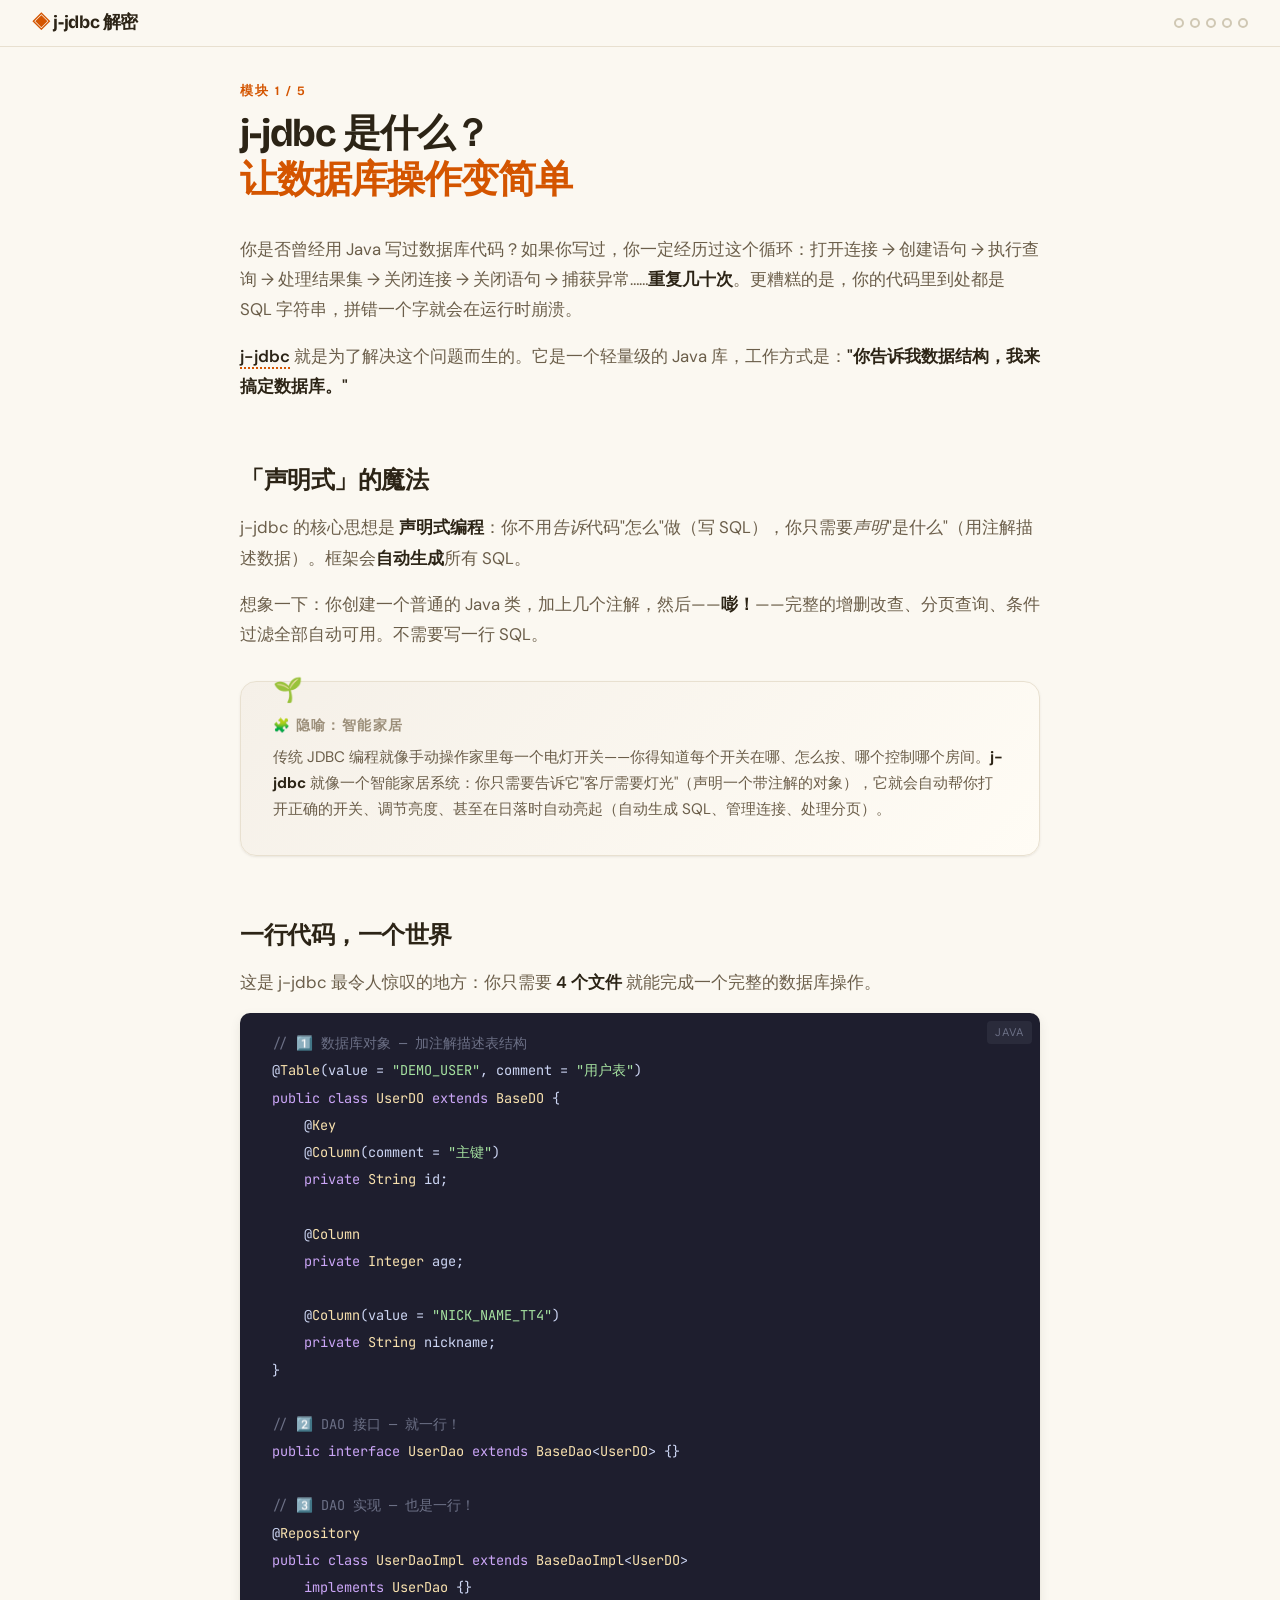
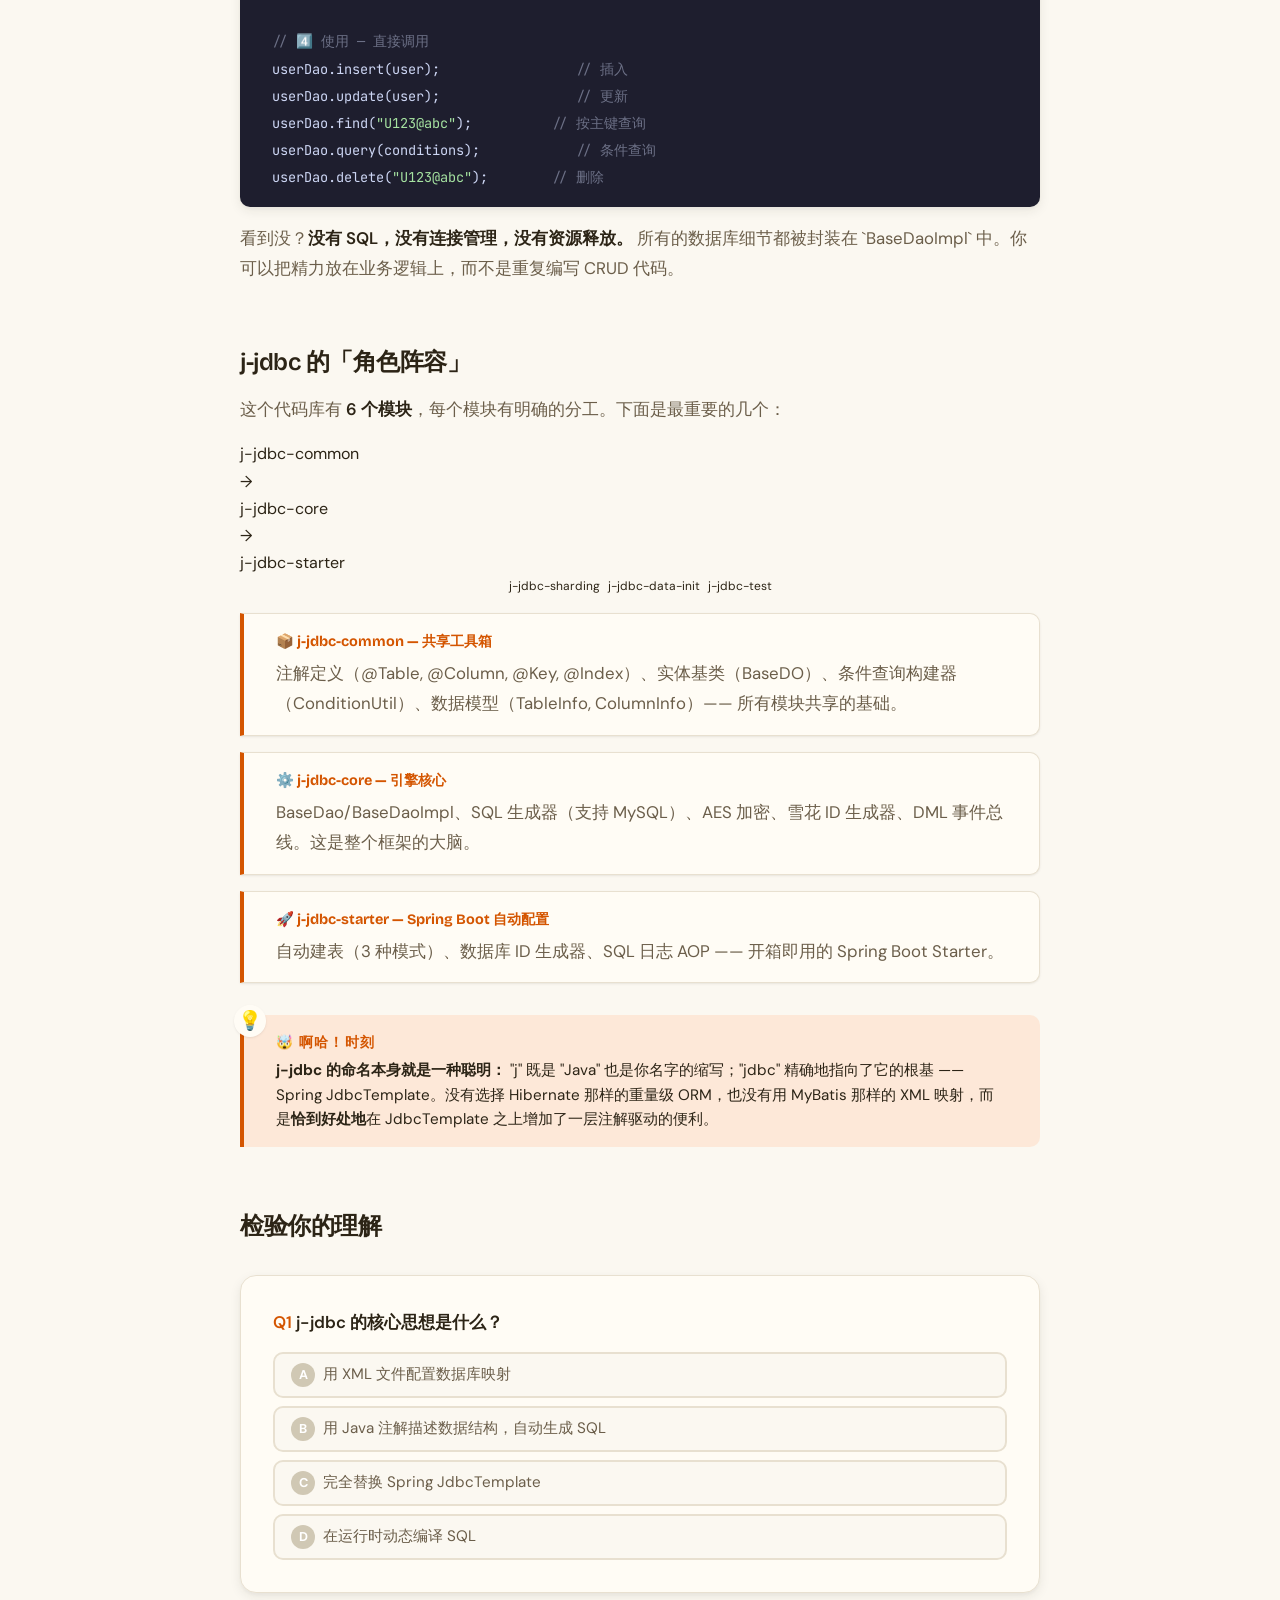
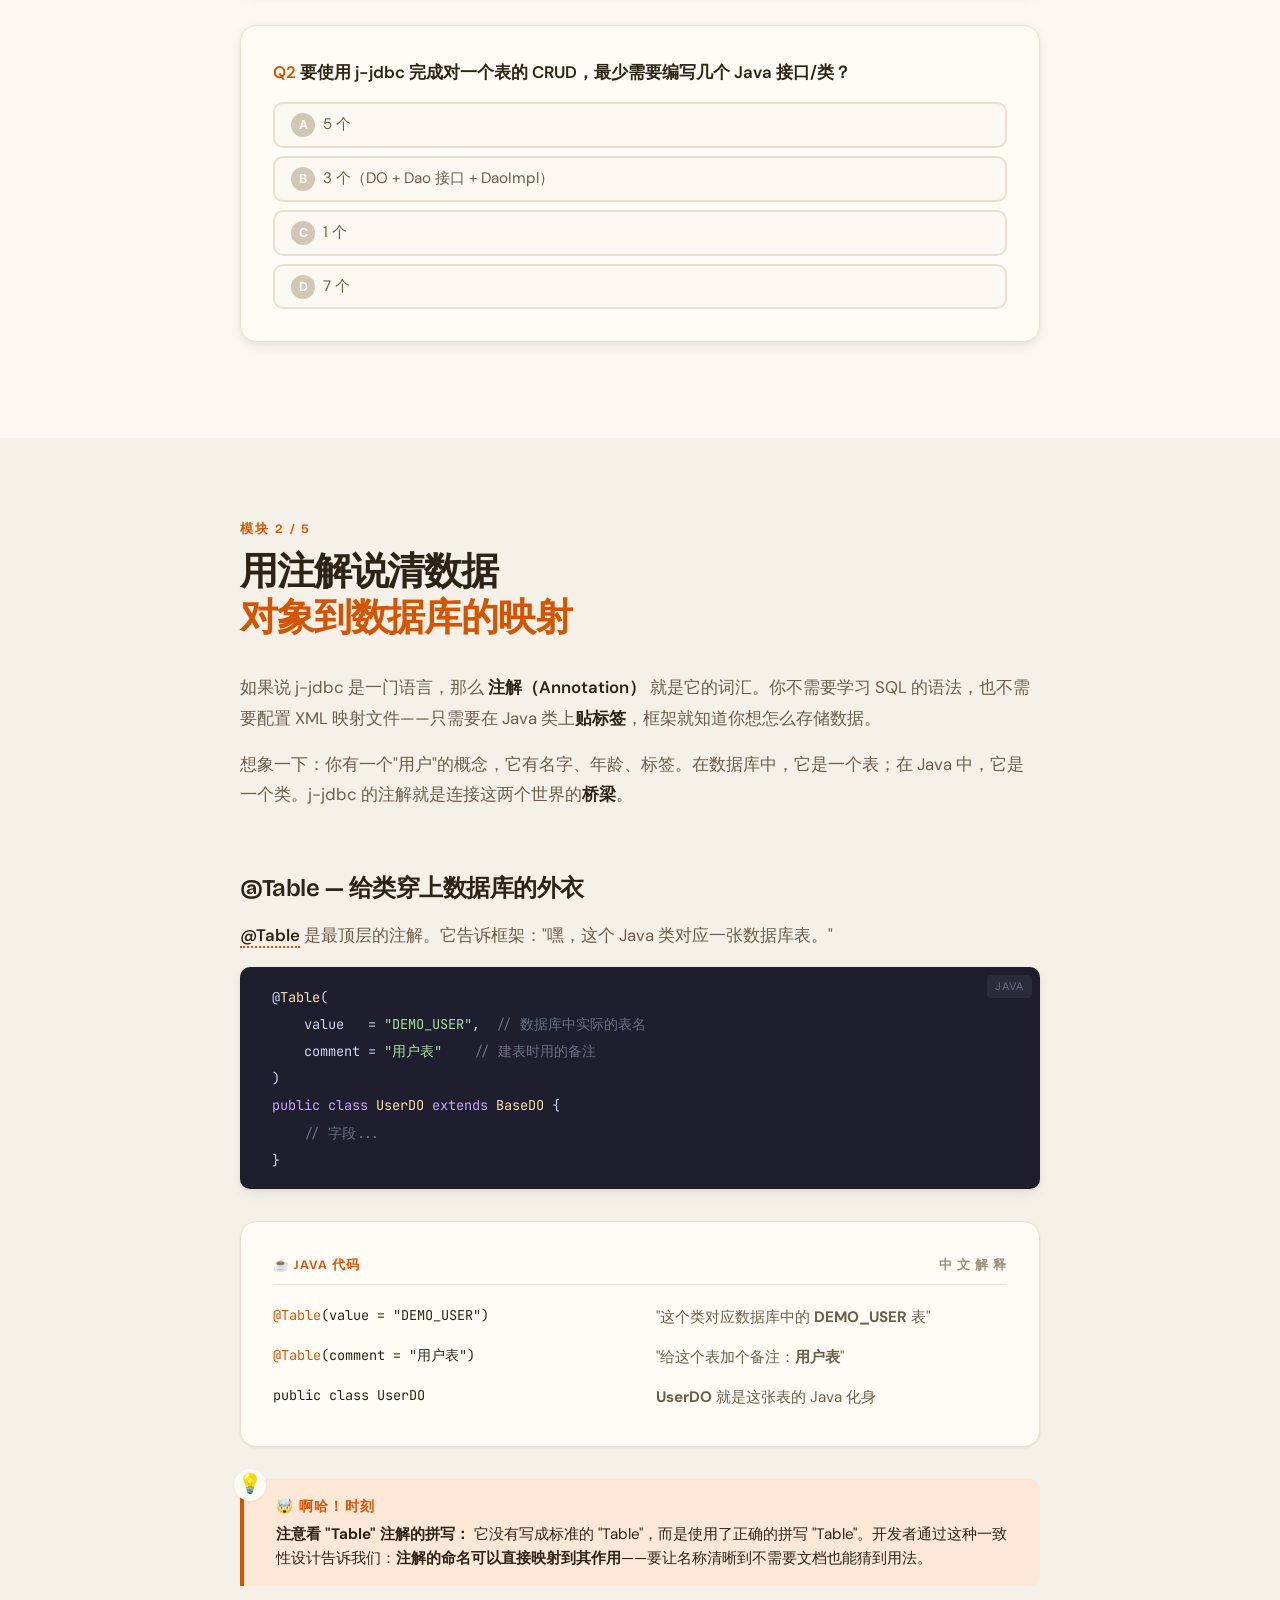
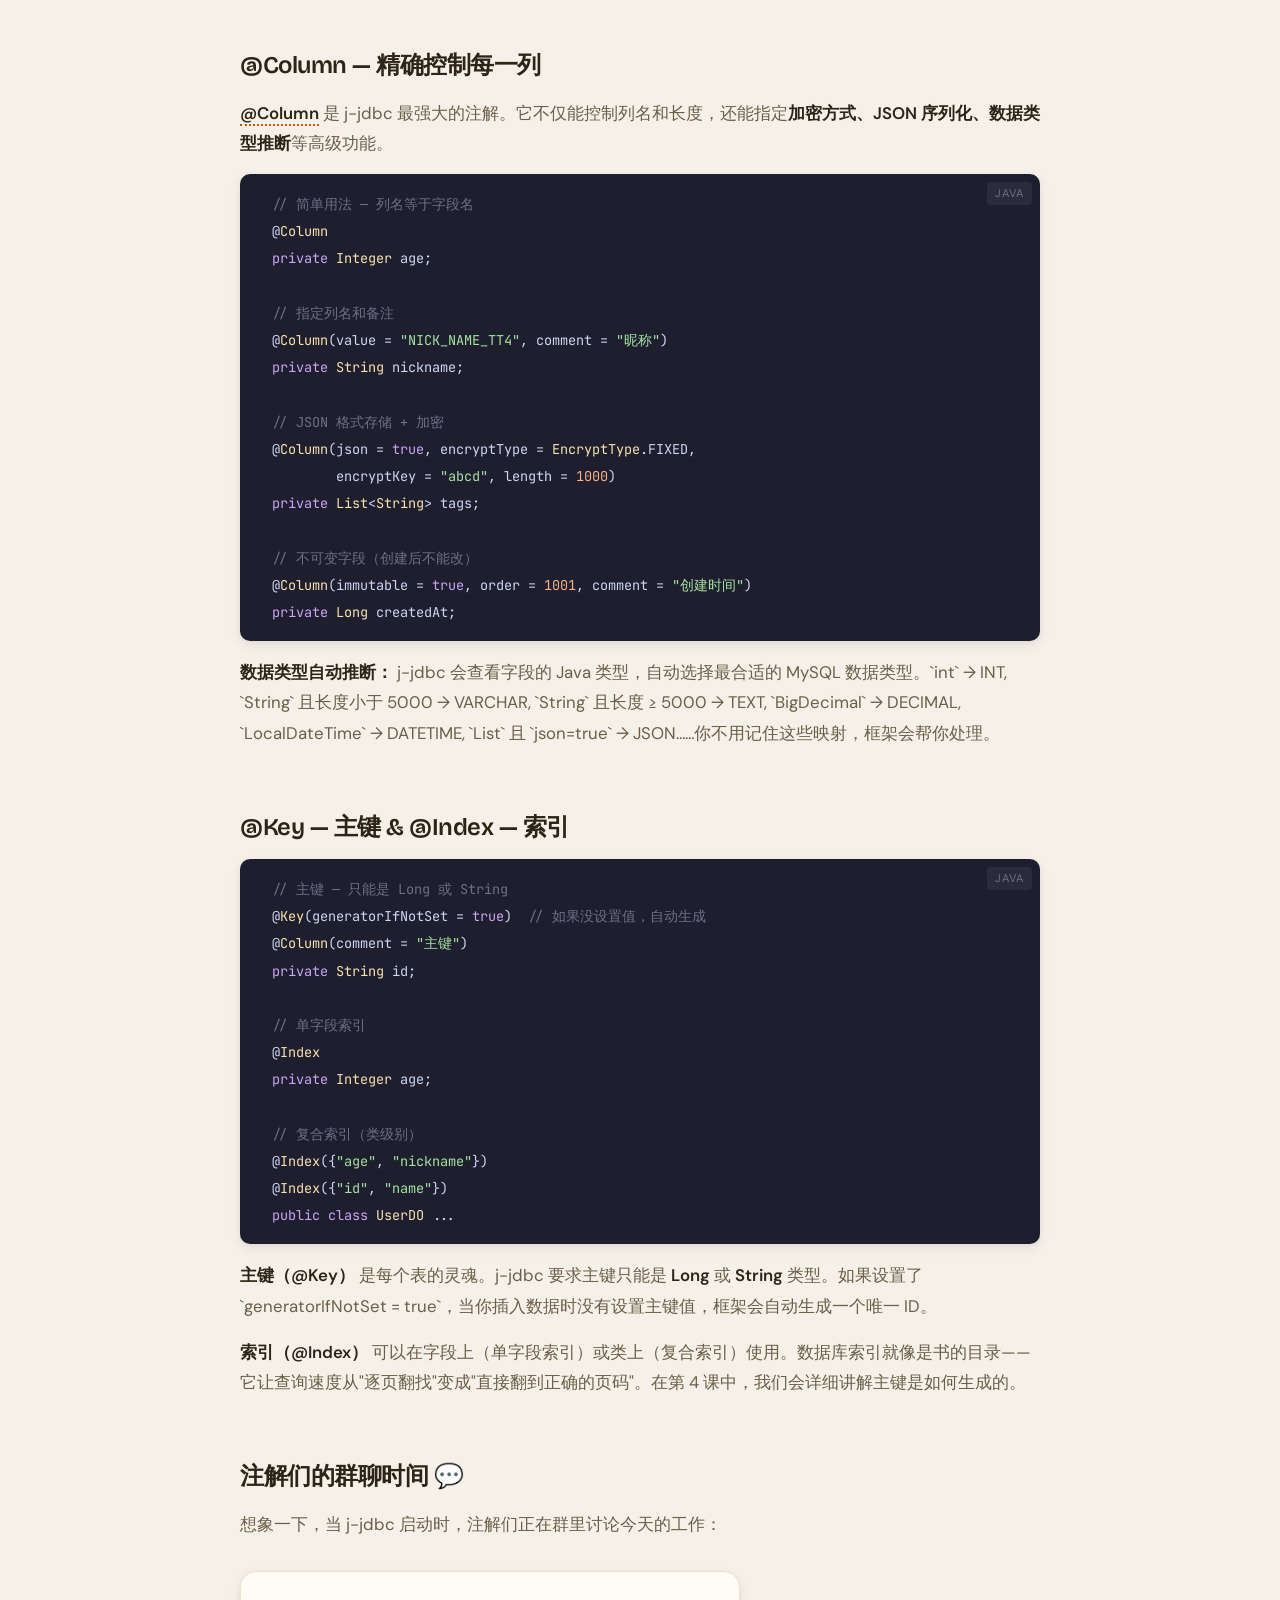
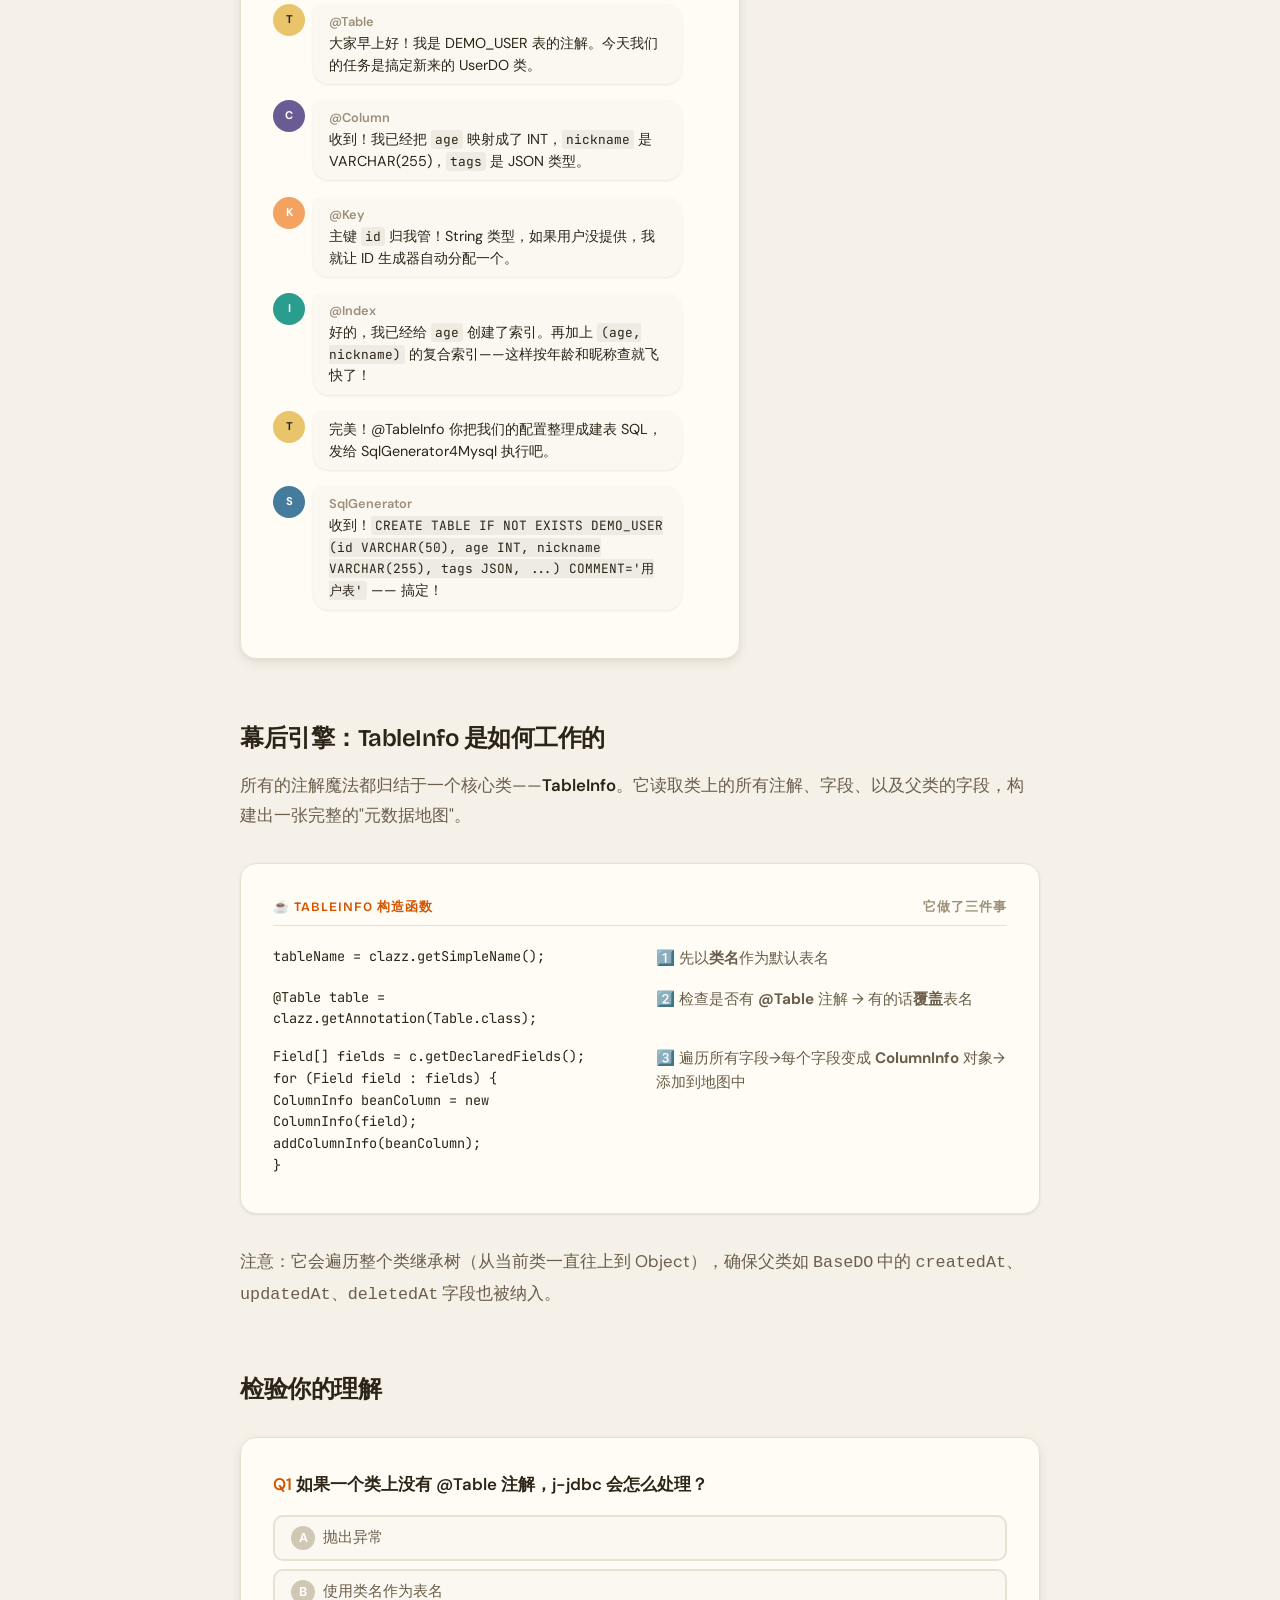
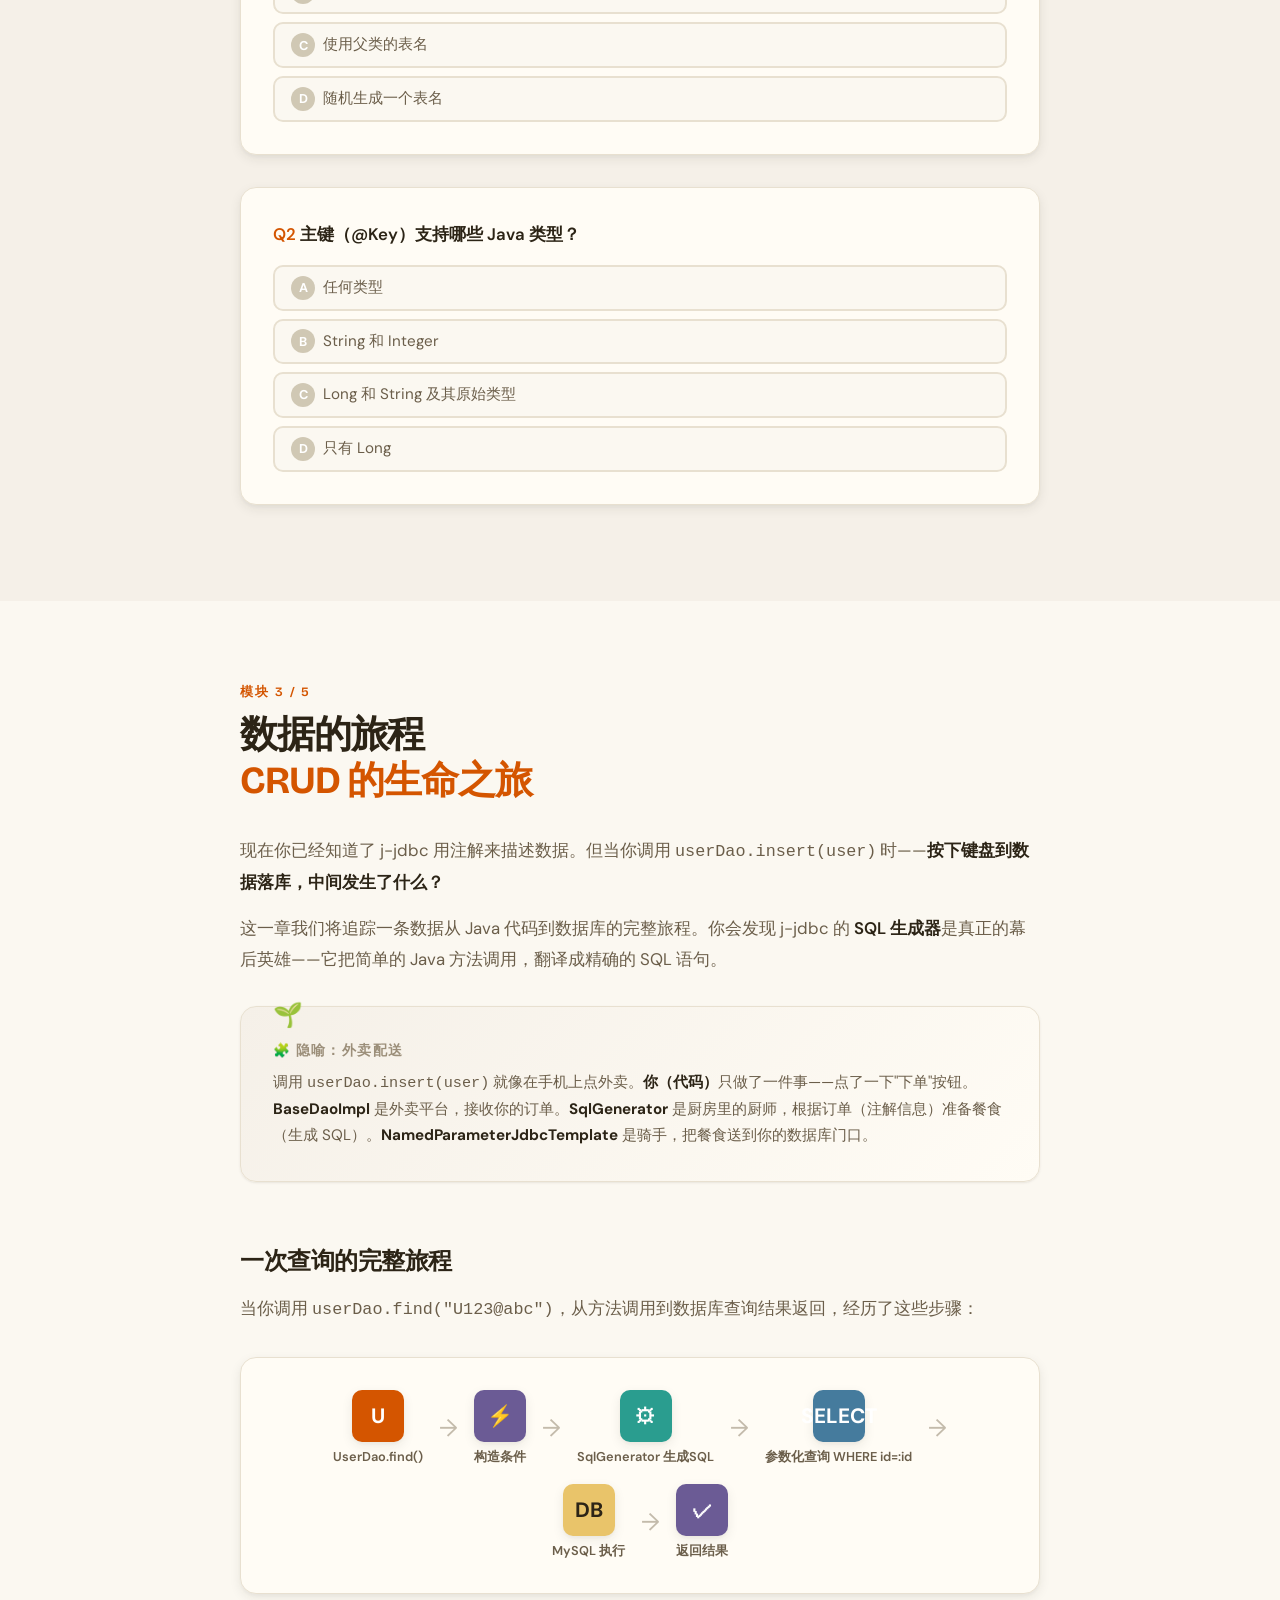
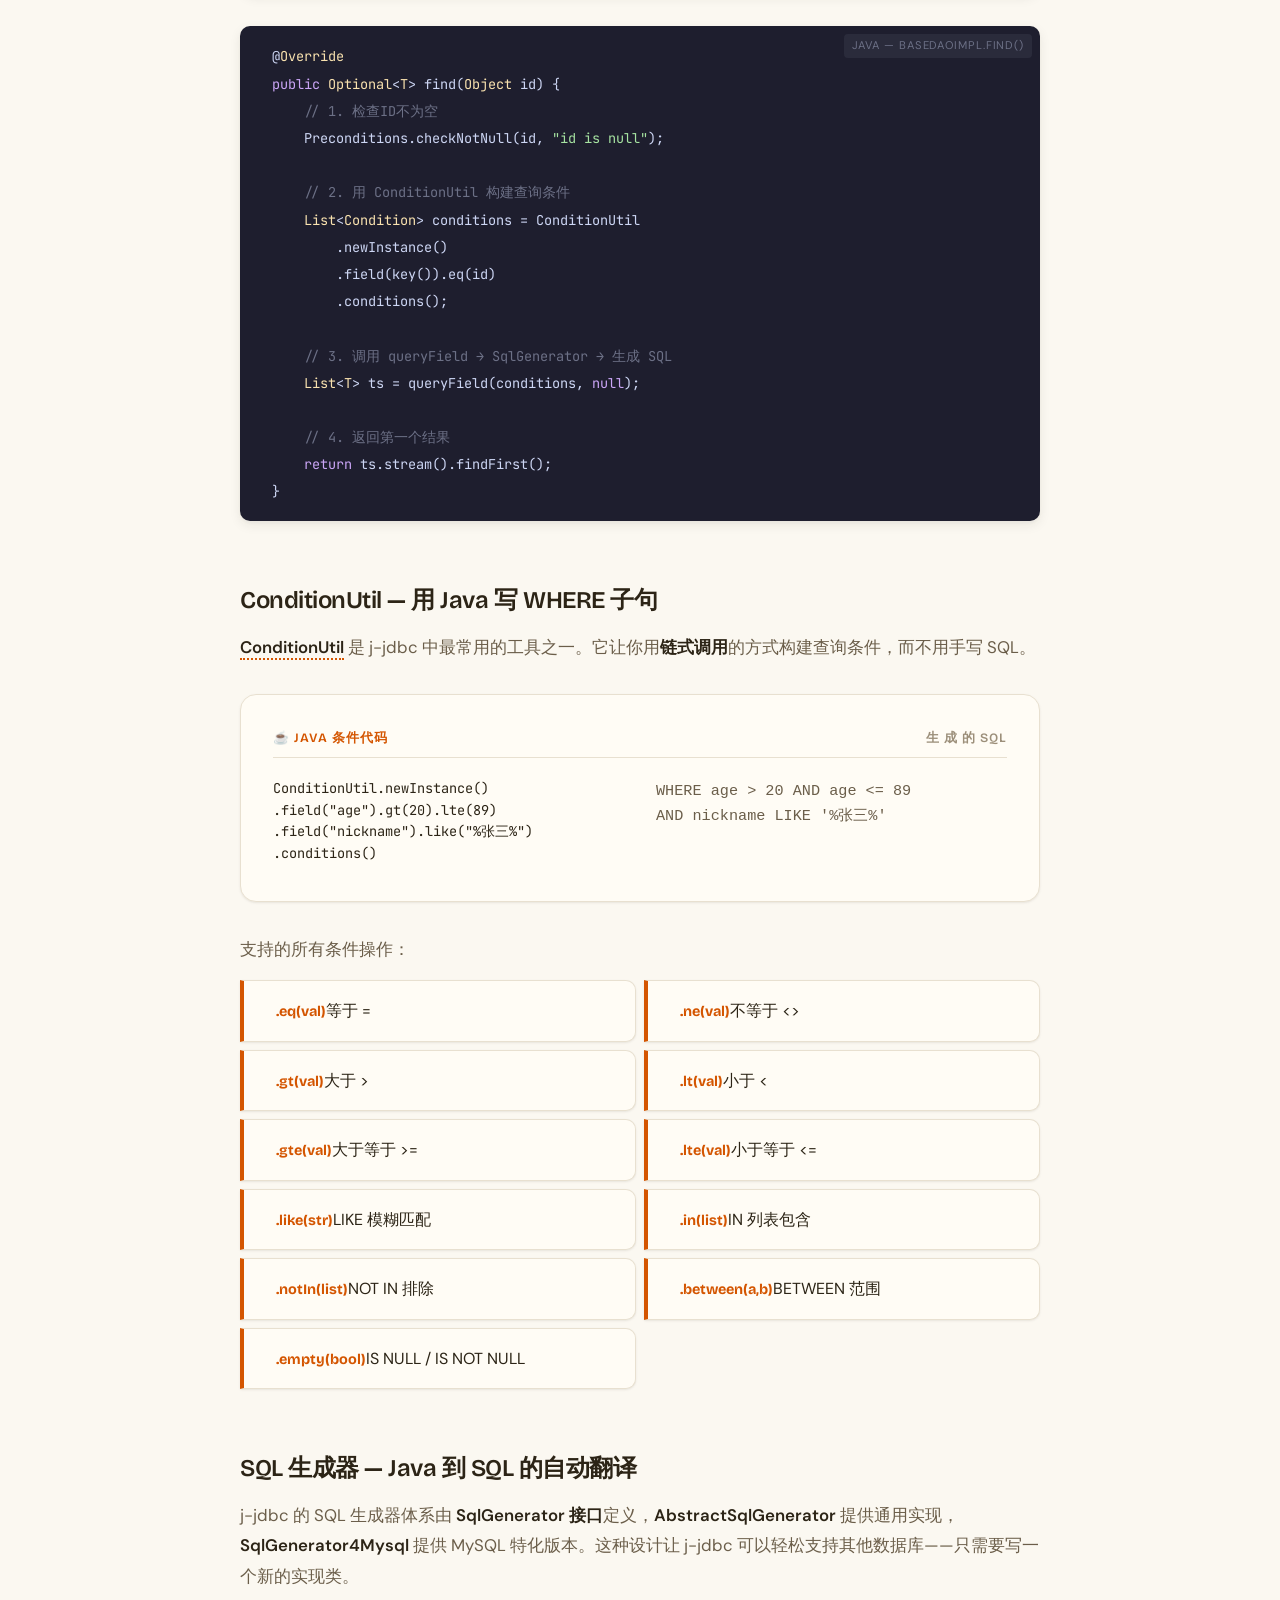
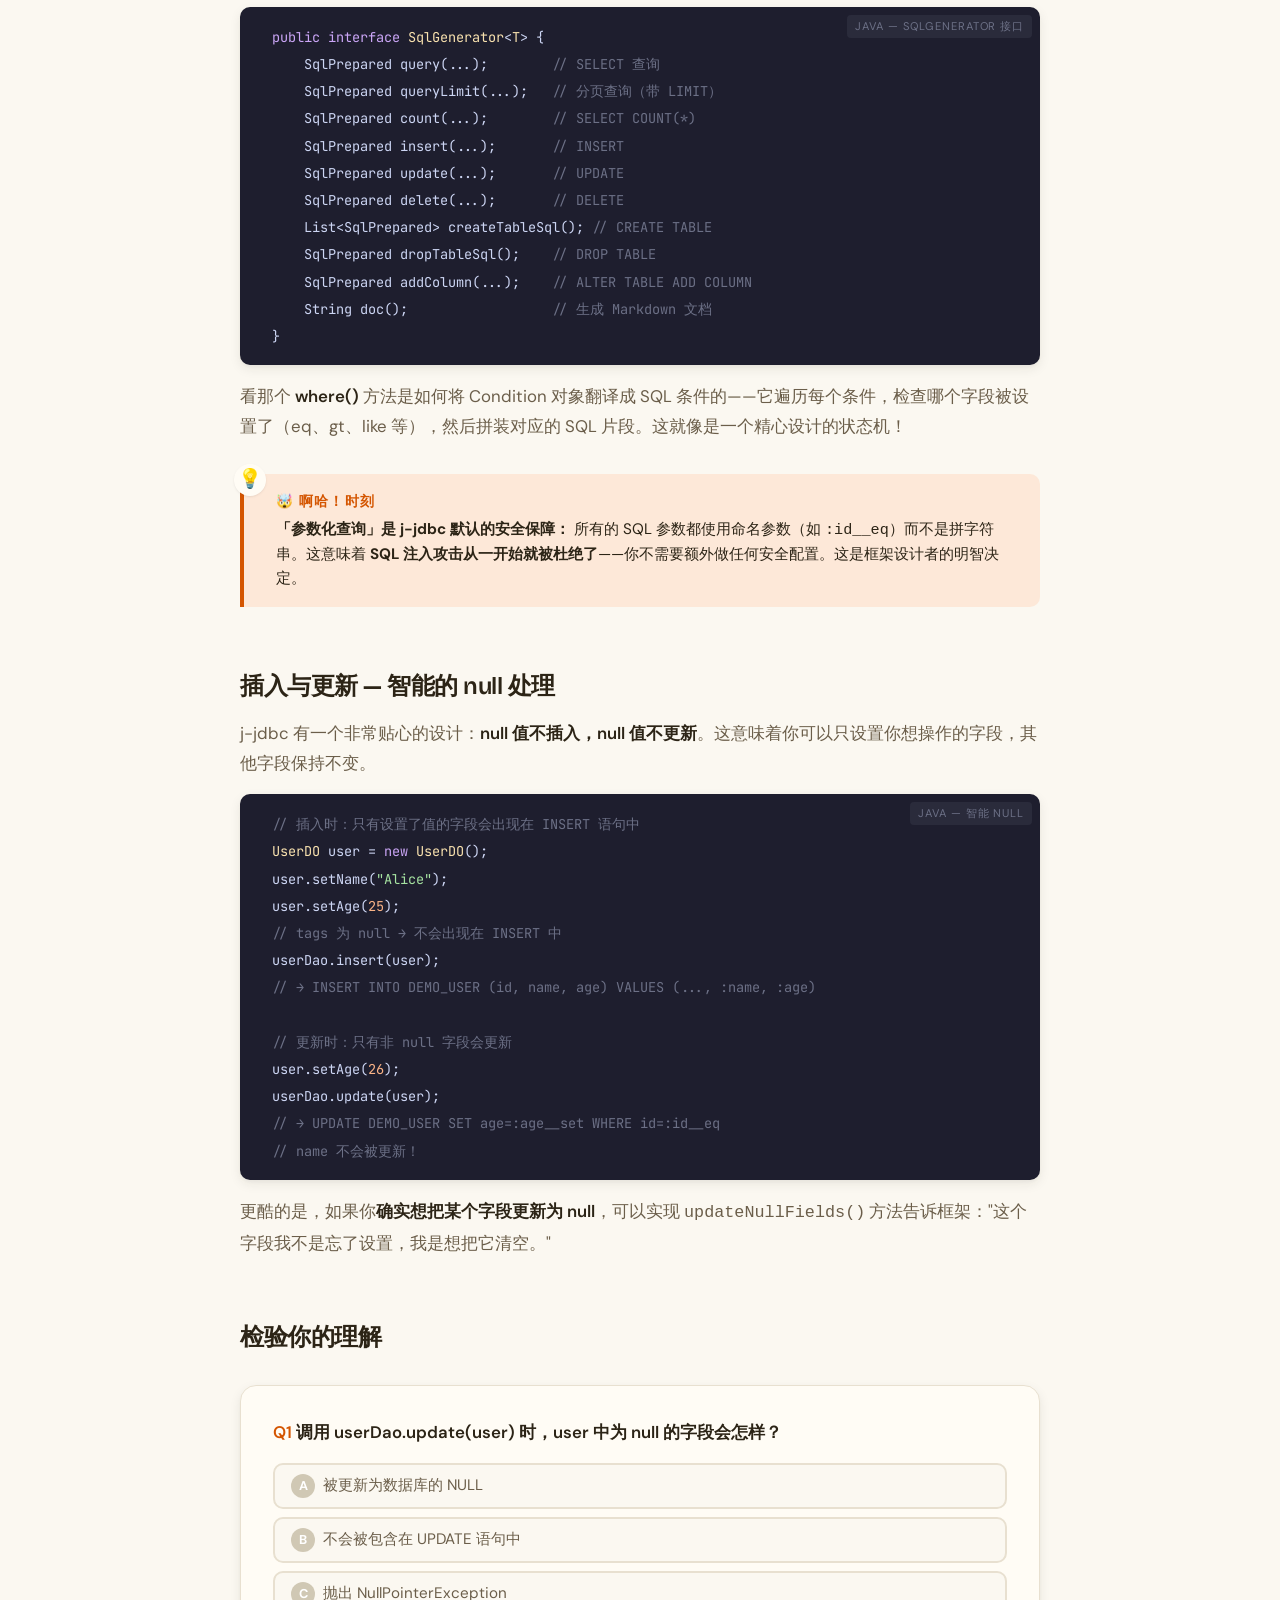
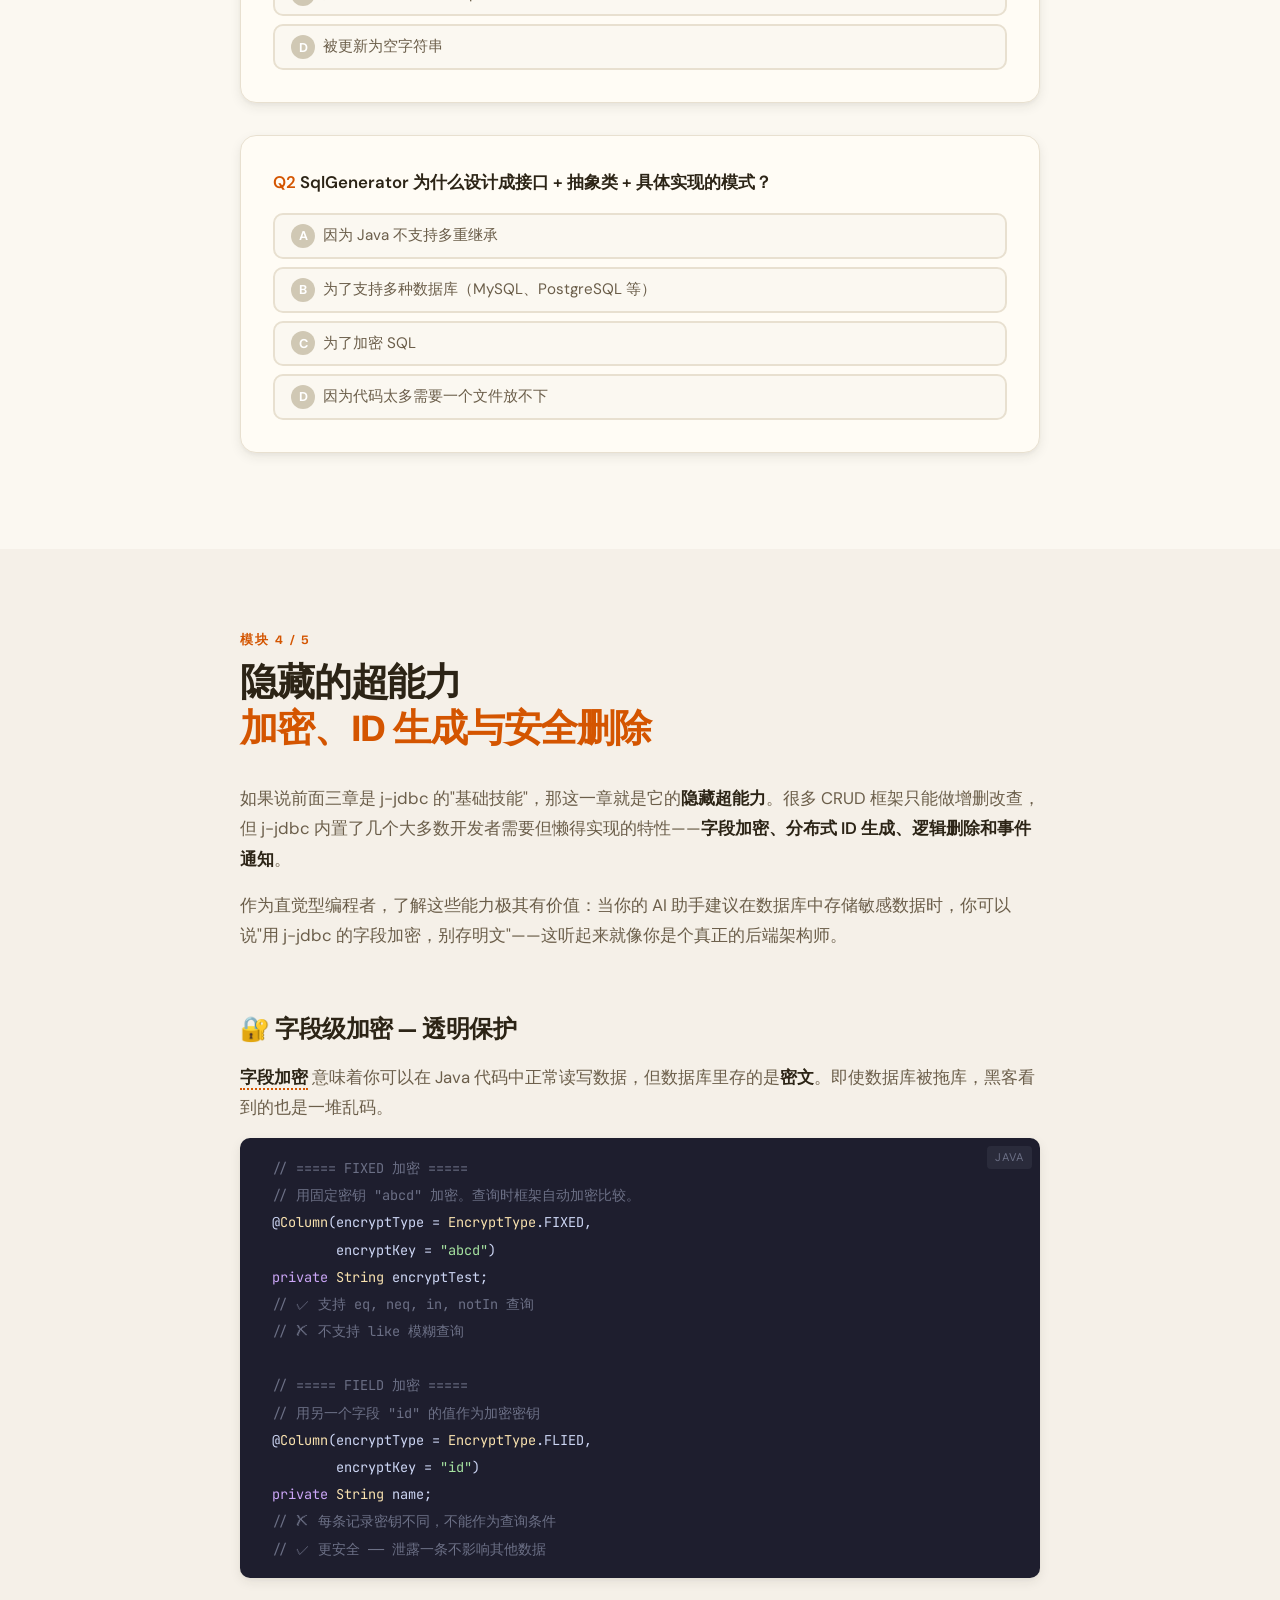
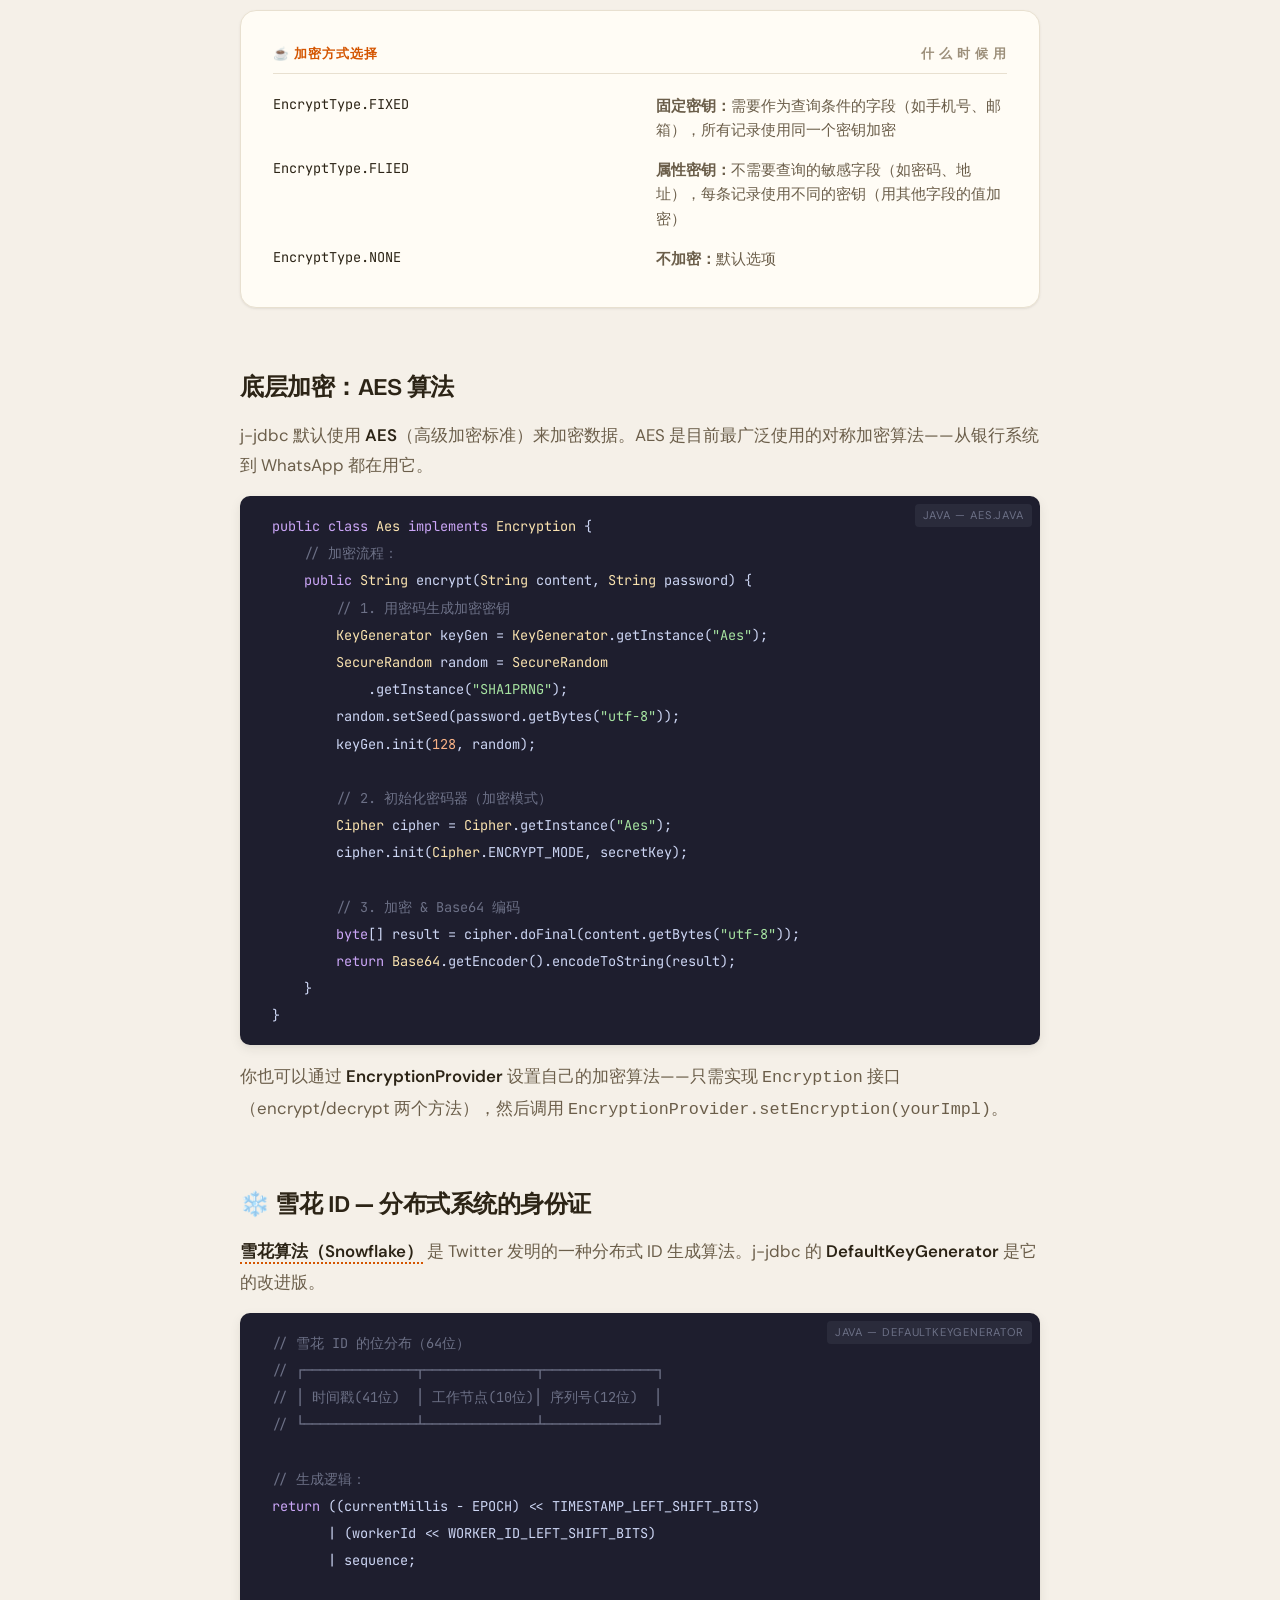
<file: j-jdbc-course/index.html>
<!DOCTYPE html>
<html lang="zh-CN">
<head>
  <meta charset="UTF-8">
  <meta name="viewport" content="width=device-width, initial-scale=1.0">
  <title>j-jdbc 解密 — 从注解到数据库的魔法之旅</title>
  <link rel="preconnect" href="https://fonts.googleapis.com">
  <link rel="preconnect" href="https://fonts.gstatic.com" crossorigin>
  <link href="https://fonts.googleapis.com/css2?family=Bricolage+Grotesque:opsz,wght@12..96,400;12..96,600;12..96,700;12..96,800&family=DM+Sans:ital,opsz,wght@0,9..40,300;0,9..40,400;0,9..40,500;0,9..40,600;0,9..40,700;1,9..40,400&family=JetBrains+Mono:wght@400;500;600&display=swap" rel="stylesheet">
  <link rel="stylesheet" href="styles.css">
</head>
<body>
  <div class="progress-bar"></div>

  <header class="course-header">
    <h1><span>◈</span> j-jdbc 解密</h1>
    <nav class="nav-dots">
      <button class="nav-dot" aria-label="模块 1"></button>
      <button class="nav-dot" aria-label="模块 2"></button>
      <button class="nav-dot" aria-label="模块 3"></button>
      <button class="nav-dot" aria-label="模块 4"></button>
      <button class="nav-dot" aria-label="模块 5"></button>
    </nav>
  </header>

  <main>
    <section class="module" id="module-1">
  <div class="module-container">

    <!-- Screen 1: The Problem -->
    <div class="screen">
      <div class="module-number">模块 1 / 5</div>
      <h2 class="module-title">j-jdbc 是什么？<br><span class="highlight">让数据库操作变简单</span></h2>
      <p class="screen-text">
        你是否曾经用 Java 写过数据库代码？如果你写过，你一定经历过这个循环：打开连接 → 创建语句 → 执行查询 → 处理结果集 → 关闭连接 → 关闭语句 → 捕获异常……<strong>重复几十次</strong>。更糟糕的是，你的代码里到处都是 SQL 字符串，拼错一个字就会在运行时崩溃。
      </p>
      <p class="screen-text">
        <strong class="glossary-term">j-jdbc<span class="glossary-tooltip">一个基于 Spring JDBC Template 的 CRUD 增强框架，通过注解自动生成 SQL 语句，大幅减少数据库操作的样板代码。</span></strong> 就是为了解决这个问题而生的。它是一个轻量级的 Java 库，工作方式是：<strong>"你告诉我数据结构，我来搞定数据库。"</strong>
      </p>
    </div>

    <!-- Screen 2: The Core Idea -->
    <div class="screen">
      <h3 class="screen-title">「声明式」的魔法</h3>
      <p class="screen-text">
        j-jdbc 的核心思想是 <strong>声明式编程</strong>：你不用<em>告诉</em>代码"怎么"做（写 SQL），你只需要<em>声明</em>"是什么"（用注解描述数据）。框架会<strong>自动生成</strong>所有 SQL。
      </p>
      <p class="screen-text">
        想象一下：你创建一个普通的 Java 类，加上几个注解，然后——<strong>嘭！</strong>——完整的增删改查、分页查询、条件过滤全部自动可用。不需要写一行 SQL。
      </p>

      <div class="metaphor-box">
        <div class="metaphor-title">🧩 隐喻：智能家居</div>
        <p>
          传统 JDBC 编程就像手动操作家里每一个电灯开关——你得知道每个开关在哪、怎么按、哪个控制哪个房间。<strong>j-jdbc</strong> 就像一个智能家居系统：你只需要告诉它"客厅需要灯光"（声明一个带注解的对象），它就会自动帮你打开正确的开关、调节亮度、甚至在日落时自动亮起（自动生成 SQL、管理连接、处理分页）。
        </p>
      </div>
    </div>

    <!-- Screen 3: Concrete Example -->
    <div class="screen">
      <h3 class="screen-title">一行代码，一个世界</h3>
      <p class="screen-text">
        这是 j-jdbc 最令人惊叹的地方：你只需要 <strong>4 个文件</strong> 就能完成一个完整的数据库操作。
      </p>

      <div class="code-block">
        <span class="code-label">java</span>
        <code><span class="code-comment">// 1️⃣ 数据库对象 — 加注解描述表结构</span>
@<span class="code-type">Table</span>(value = <span class="code-string">"DEMO_USER"</span>, comment = <span class="code-string">"用户表"</span>)
<span class="code-keyword">public class</span> <span class="code-type">UserDO</span> <span class="code-keyword">extends</span> <span class="code-type">BaseDO</span> {
    @<span class="code-type">Key</span>
    @<span class="code-type">Column</span>(comment = <span class="code-string">"主键"</span>)
    <span class="code-keyword">private</span> <span class="code-type">String</span> id;

    @<span class="code-type">Column</span>
    <span class="code-keyword">private</span> <span class="code-type">Integer</span> age;

    @<span class="code-type">Column</span>(value = <span class="code-string">"NICK_NAME_TT4"</span>)
    <span class="code-keyword">private</span> <span class="code-type">String</span> nickname;
}

<span class="code-comment">// 2️⃣ DAO 接口 — 就一行！</span>
<span class="code-keyword">public interface</span> <span class="code-type">UserDao</span> <span class="code-keyword">extends</span> <span class="code-type">BaseDao</span>&lt;<span class="code-type">UserDO</span>&gt; {}

<span class="code-comment">// 3️⃣ DAO 实现 — 也是一行！</span>
@<span class="code-type">Repository</span>
<span class="code-keyword">public class</span> <span class="code-type">UserDaoImpl</span> <span class="code-keyword">extends</span> <span class="code-type">BaseDaoImpl</span>&lt;<span class="code-type">UserDO</span>&gt;
    <span class="code-keyword">implements</span> <span class="code-type">UserDao</span> {}

<span class="code-comment">// 4️⃣ 使用 — 直接调用</span>
userDao.insert(user);                 <span class="code-comment">// 插入</span>
userDao.update(user);                 <span class="code-comment">// 更新</span>
userDao.find(<span class="code-string">"U123@abc"</span>);          <span class="code-comment">// 按主键查询</span>
userDao.query(conditions);            <span class="code-comment">// 条件查询</span>
userDao.delete(<span class="code-string">"U123@abc"</span>);        <span class="code-comment">// 删除</span></code>
      </div>

      <p class="screen-text">
        看到没？<strong>没有 SQL，没有连接管理，没有资源释放。</strong> 所有的数据库细节都被封装在 `BaseDaoImpl` 中。你可以把精力放在业务逻辑上，而不是重复编写 CRUD 代码。
      </p>
    </div>

    <!-- Screen 4: Architecture overview -->
    <div class="screen">
      <h3 class="screen-title">j-jdbc 的「角色阵容」</h3>
      <p class="screen-text">
        这个代码库有 <strong>6 个模块</strong>，每个模块有明确的分工。下面是最重要的几个：
      </p>

      <div class="diagram">
        <div class="diagram-row">
          <div class="diagram-box level-2">j-jdbc-common</div>
          <span class="diagram-arrow">→</span>
          <div class="diagram-box level-1">j-jdbc-core</div>
          <span class="diagram-arrow">→</span>
          <div class="diagram-box level-4">j-jdbc-starter</div>
        </div>
        <div style="display:flex;gap:var(--space-sm);flex-wrap:wrap;justify-content:center;">
          <div class="diagram-box level-3" style="font-size:0.75rem;">j-jdbc-sharding</div>
          <div class="diagram-box level-3" style="font-size:0.75rem;">j-jdbc-data-init</div>
          <div class="diagram-box level-3" style="font-size:0.75rem;">j-jdbc-test</div>
        </div>
      </div>

      <div class="pattern-card">
        <div class="pattern-title">📦 j-jdbc-common — 共享工具箱</div>
        <p class="screen-text" style="margin-bottom:0;">注解定义（@Table, @Column, @Key, @Index）、实体基类（BaseDO）、条件查询构建器（ConditionUtil）、数据模型（TableInfo, ColumnInfo）—— 所有模块共享的基础。</p>
      </div>
      <div class="pattern-card">
        <div class="pattern-title">⚙️ j-jdbc-core — 引擎核心</div>
        <p class="screen-text" style="margin-bottom:0;">BaseDao/BaseDaoImpl、SQL 生成器（支持 MySQL）、AES 加密、雪花 ID 生成器、DML 事件总线。这是整个框架的大脑。</p>
      </div>
      <div class="pattern-card">
        <div class="pattern-title">🚀 j-jdbc-starter — Spring Boot 自动配置</div>
        <p class="screen-text" style="margin-bottom:0;">自动建表（3 种模式）、数据库 ID 生成器、SQL 日志 AOP —— 开箱即用的 Spring Boot Starter。</p>
      </div>

      <div class="aha-box">
        <div class="aha-title">🤯 啊哈！时刻</div>
        <p><strong>j-jdbc 的命名本身就是一种聪明：</strong> "j" 既是 "Java" 也是你名字的缩写；"jdbc" 精确地指向了它的根基 —— Spring JdbcTemplate。没有选择 Hibernate 那样的重量级 ORM，也没有用 MyBatis 那样的 XML 映射，而是<strong>恰到好处地</strong>在 JdbcTemplate 之上增加了一层注解驱动的便利。</p>
      </div>
    </div>

    <!-- Screen 5: Quiz -->
    <div class="screen">
      <h3 class="screen-title">检验你的理解</h3>
      <div class="quiz-card">
        <div class="quiz-question"><span class="q-number">Q1</span>j-jdbc 的核心思想是什么？</div>
        <div class="quiz-options">
          <div class="quiz-option" data-correct="false">
            <span class="letter">A</span>用 XML 文件配置数据库映射
          </div>
          <div class="quiz-option" data-correct="true">
            <span class="letter">B</span>用 Java 注解描述数据结构，自动生成 SQL
          </div>
          <div class="quiz-option" data-correct="false">
            <span class="letter">C</span>完全替换 Spring JdbcTemplate
          </div>
          <div class="quiz-option" data-correct="false">
            <span class="letter">D</span>在运行时动态编译 SQL
          </div>
        </div>
        <div class="quiz-feedback" data-explain=" j-jdbc 使用注解（@Table、@Column、@Key 等）来声明数据模型，然后自动生成并执行 SQL。它并没有替换 Spring，而是增强了它。"></div>
      </div>

      <div class="quiz-card">
        <div class="quiz-question"><span class="q-number">Q2</span>要使用 j-jdbc 完成对一个表的 CRUD，最少需要编写几个 Java 接口/类？</div>
        <div class="quiz-options">
          <div class="quiz-option" data-correct="false">
            <span class="letter">A</span>5 个
          </div>
          <div class="quiz-option" data-correct="true">
            <span class="letter">B</span>3 个（DO + Dao 接口 + DaoImpl）
          </div>
          <div class="quiz-option" data-correct="false">
            <span class="letter">C</span>1 个
          </div>
          <div class="quiz-option" data-correct="false">
            <span class="letter">D</span>7 个
          </div>
        </div>
        <div class="quiz-feedback" data-explain=" 你只需要 3 个类：数据对象（DO，加注解）、DAO 接口（继承 BaseDao）、DAO 实现（继承 BaseDaoImpl）。然后 insert、update、find、query、delete 全部可用。"></div>
      </div>
    </div>

  </div>
</section>
<section class="module" id="module-2">
  <div class="module-container">

    <!-- Screen 1: Meet the annotations -->
    <div class="screen">
      <div class="module-number">模块 2 / 5</div>
      <h2 class="module-title">用注解说清数据<br><span class="highlight">对象到数据库的映射</span></h2>
      <p class="screen-text">
        如果说 j-jdbc 是一门语言，那么 <strong>注解（Annotation）</strong> 就是它的词汇。你不需要学习 SQL 的语法，也不需要配置 XML 映射文件——只需要在 Java 类上<strong>贴标签</strong>，框架就知道你想怎么存储数据。
      </p>
      <p class="screen-text">
        想象一下：你有一个"用户"的概念，它有名字、年龄、标签。在数据库中，它是一个表；在 Java 中，它是一个类。j-jdbc 的注解就是连接这两个世界的<strong>桥梁</strong>。
      </p>
    </div>

    <!-- Screen 2: @Table -->
    <div class="screen">
      <h3 class="screen-title">@Table — 给类穿上数据库的外衣</h3>
      <p class="screen-text">
        <strong class="glossary-term">@Table<span class="glossary-tooltip">表注解。加在类上，告诉 j-jdbc 这个 Java 类对应数据库中的哪张表。如果不指定表名，默认使用类名。</span></strong> 是最顶层的注解。它告诉框架："嘿，这个 Java 类对应一张数据库表。"
      </p>

      <div class="code-block">
        <span class="code-label">java</span>
        <code>@<span class="code-type">Table</span>(
    value   = <span class="code-string">"DEMO_USER"</span>,  <span class="code-comment">// 数据库中实际的表名</span>
    comment = <span class="code-string">"用户表"</span>    <span class="code-comment">// 建表时用的备注</span>
)
<span class="code-keyword">public class</span> <span class="code-type">UserDO</span> <span class="code-keyword">extends</span> <span class="code-type">BaseDO</span> {
    <span class="code-comment">// 字段...</span>
}</code>
      </div>

      <div class="code-translation">
        <div class="translation-header">
          <span class="lang-label java">☕ Java 代码</span>
          <span class="lang-label zh">中 文 解 释</span>
        </div>
        <div class="translation-row">
          <div class="translation-code"><span style="color:var(--accent);">@Table</span>(value = "DEMO_USER")</div>
          <div class="translation-zh">"这个类对应数据库中的 <strong>DEMO_USER</strong> 表"</div>
        </div>
        <div class="translation-row">
          <div class="translation-code"><span style="color:var(--accent);">@Table</span>(comment = "用户表")</div>
          <div class="translation-zh">"给这个表加个备注：<strong>用户表</strong>"</div>
        </div>
        <div class="translation-row">
          <div class="translation-code"><span class="code-keyword">public class</span> UserDO</div>
          <div class="translation-zh"><strong>UserDO</strong> 就是这张表的 Java 化身</div>
        </div>
      </div>

      <div class="aha-box">
        <div class="aha-title">🤯 啊哈！时刻</div>
        <p><strong>注意看 "Table" 注解的拼写：</strong> 它没有写成标准的 "Table"，而是使用了正确的拼写 "Table"。开发者通过这种一致性设计告诉我们：<strong>注解的命名可以直接映射到其作用</strong>——要让名称清晰到不需要文档也能猜到用法。</p>
      </div>
    </div>

    <!-- Screen 3: @Column -->
    <div class="screen">
      <h3 class="screen-title">@Column — 精确控制每一列</h3>
      <p class="screen-text">
        <strong class="glossary-term">@Column<span class="glossary-tooltip">列注解。加在字段上，定义数据库列名、长度、类型、是否加密、是否 JSON 存储等属性。如果不指定，默认使用字段名作为列名。</span></strong> 是 j-jdbc 最强大的注解。它不仅能控制列名和长度，还能指定<strong>加密方式、JSON 序列化、数据类型推断</strong>等高级功能。
      </p>

      <div class="code-block">
        <span class="code-label">java</span>
        <code><span class="code-comment">// 简单用法 — 列名等于字段名</span>
@<span class="code-type">Column</span>
<span class="code-keyword">private</span> <span class="code-type">Integer</span> age;

<span class="code-comment">// 指定列名和备注</span>
@<span class="code-type">Column</span>(value = <span class="code-string">"NICK_NAME_TT4"</span>, comment = <span class="code-string">"昵称"</span>)
<span class="code-keyword">private</span> <span class="code-type">String</span> nickname;

<span class="code-comment">// JSON 格式存储 + 加密</span>
@<span class="code-type">Column</span>(json = <span class="code-keyword">true</span>, encryptType = <span class="code-type">EncryptType</span>.FIXED,
        encryptKey = <span class="code-string">"abcd"</span>, length = <span class="code-number">1000</span>)
<span class="code-keyword">private</span> <span class="code-type">List</span>&lt;<span class="code-type">String</span>&gt; tags;

<span class="code-comment">// 不可变字段（创建后不能改）</span>
@<span class="code-type">Column</span>(immutable = <span class="code-keyword">true</span>, order = <span class="code-number">1001</span>, comment = <span class="code-string">"创建时间"</span>)
<span class="code-keyword">private</span> <span class="code-type">Long</span> createdAt;</code>
      </div>

      <p class="screen-text">
        <strong>数据类型自动推断：</strong> j-jdbc 会查看字段的 Java 类型，自动选择最合适的 MySQL 数据类型。`int` → INT, `String` 且长度小于 5000 → VARCHAR, `String` 且长度 ≥ 5000 → TEXT, `BigDecimal` → DECIMAL, `LocalDateTime` → DATETIME, `List` 且 `json=true` → JSON……你不用记住这些映射，框架会帮你处理。
      </p>
    </div>

    <!-- Screen 4: @Key & @Index -->
    <div class="screen">
      <h3 class="screen-title">@Key — 主键 & @Index — 索引</h3>

      <div class="code-block">
        <span class="code-label">java</span>
        <code><span class="code-comment">// 主键 — 只能是 Long 或 String</span>
@<span class="code-type">Key</span>(generatorIfNotSet = <span class="code-keyword">true</span>)  <span class="code-comment">// 如果没设置值，自动生成</span>
@<span class="code-type">Column</span>(comment = <span class="code-string">"主键"</span>)
<span class="code-keyword">private</span> <span class="code-type">String</span> id;

<span class="code-comment">// 单字段索引</span>
@<span class="code-type">Index</span>
<span class="code-keyword">private</span> <span class="code-type">Integer</span> age;

<span class="code-comment">// 复合索引（类级别）</span>
@<span class="code-type">Index</span>({<span class="code-string">"age"</span>, <span class="code-string">"nickname"</span>})
@<span class="code-type">Index</span>({<span class="code-string">"id"</span>, <span class="code-string">"name"</span>})
<span class="code-keyword">public class</span> <span class="code-type">UserDO</span> ...</code>
      </div>

      <p class="screen-text">
        <strong>主键（@Key）</strong> 是每个表的灵魂。j-jdbc 要求主键只能是 <strong>Long</strong> 或 <strong>String</strong> 类型。如果设置了 `generatorIfNotSet = true`，当你插入数据时没有设置主键值，框架会自动生成一个唯一 ID。
      </p>
      <p class="screen-text">
        <strong>索引（@Index）</strong> 可以在字段上（单字段索引）或类上（复合索引）使用。数据库索引就像是书的目录——它让查询速度从"逐页翻找"变成"直接翻到正确的页码"。在第 4 课中，我们会详细讲解主键是如何生成的。
      </p>
    </div>

    <!-- Screen 5: Group Chat -->
    <div class="screen">
      <h3 class="screen-title">注解们的群聊时间 💬</h3>
      <p class="screen-text">想象一下，当 j-jdbc 启动时，注解们正在群里讨论今天的工作：</p>

      <div class="chat-container" style="max-width:500px;">
        <div class="chat-message">
          <div class="chat-avatar tab">T</div>
          <div class="chat-bubble">
            <span class="chat-name">@Table</span>
            大家早上好！我是 DEMO_USER 表的注解。今天我们的任务是搞定新来的 UserDO 类。
          </div>
        </div>
        <div class="chat-message">
          <div class="chat-avatar col">C</div>
          <div class="chat-bubble">
            <span class="chat-name">@Column</span>
            收到！我已经把 <code>age</code> 映射成了 INT，<code>nickname</code> 是 VARCHAR(255)，<code>tags</code> 是 JSON 类型。
          </div>
        </div>
        <div class="chat-message">
          <div class="chat-avatar key">K</div>
          <div class="chat-bubble">
            <span class="chat-name">@Key</span>
            主键 <code>id</code> 归我管！String 类型，如果用户没提供，我就让 ID 生成器自动分配一个。
          </div>
        </div>
        <div class="chat-message">
          <div class="chat-avatar obj">I</div>
          <div class="chat-bubble">
            <span class="chat-name">@Index</span>
            好的，我已经给 <code>age</code> 创建了索引。再加上 <code>(age, nickname)</code> 的复合索引——这样按年龄和昵称查就飞快了！
          </div>
        </div>
        <div class="chat-message">
          <div class="chat-avatar tab">T</div>
          <div class="chat-bubble">
            完美！@TableInfo 你把我们的配置整理成建表 SQL，发给 SqlGenerator4Mysql 执行吧。
          </div>
        </div>
        <div class="chat-message">
          <div class="chat-avatar sql">S</div>
          <div class="chat-bubble">
            <span class="chat-name">SqlGenerator</span>
            收到！<code>CREATE TABLE IF NOT EXISTS DEMO_USER (id VARCHAR(50), age INT, nickname VARCHAR(255), tags JSON, ...) COMMENT='用户表'</code> —— 搞定！
          </div>
        </div>
      </div>
    </div>

    <!-- Screen 6: TableInfo engine -->
    <div class="screen">
      <h3 class="screen-title">幕后引擎：TableInfo 是如何工作的</h3>
      <p class="screen-text">
        所有的注解魔法都归结于一个核心类——<strong>TableInfo</strong>。它读取类上的所有注解、字段、以及父类的字段，构建出一张完整的"元数据地图"。
      </p>

      <div class="code-translation">
        <div class="translation-header">
          <span class="lang-label java">☕ TableInfo 构造函数</span>
          <span class="lang-label zh">它做了三件事</span>
        </div>
        <div class="translation-row">
          <div class="translation-code">tableName = clazz.getSimpleName();</div>
          <div class="translation-zh">1️⃣ 先以<strong>类名</strong>作为默认表名</div>
        </div>
        <div class="translation-row">
          <div class="translation-code">@Table table = clazz.getAnnotation(Table.class);</div>
          <div class="translation-zh">2️⃣ 检查是否有 <strong>@Table</strong> 注解 → 有的话<strong>覆盖</strong>表名</div>
        </div>
        <div class="translation-row">
          <div class="translation-code">Field[] fields = c.getDeclaredFields();<br>for (Field field : fields) {<br>  ColumnInfo beanColumn = new ColumnInfo(field);<br>  addColumnInfo(beanColumn);<br>}</div>
          <div class="translation-zh">3️⃣ 遍历所有字段→每个字段变成 <strong>ColumnInfo</strong> 对象→添加到地图中</div>
        </div>
      </div>

      <p class="screen-text">
        注意：它会遍历整个类继承树（从当前类一直往上到 Object），确保父类如 <code>BaseDO</code> 中的 <code>createdAt</code>、<code>updatedAt</code>、<code>deletedAt</code> 字段也被纳入。
      </p>
    </div>

    <!-- Screen 7: Quiz -->
    <div class="screen">
      <h3 class="screen-title">检验你的理解</h3>
      <div class="quiz-card">
        <div class="quiz-question"><span class="q-number">Q1</span>如果一个类上没有 @Table 注解，j-jdbc 会怎么处理？</div>
        <div class="quiz-options">
          <div class="quiz-option" data-correct="false">
            <span class="letter">A</span>抛出异常
          </div>
          <div class="quiz-option" data-correct="true">
            <span class="letter">B</span>使用类名作为表名
          </div>
          <div class="quiz-option" data-correct="false">
            <span class="letter">C</span>使用父类的表名
          </div>
          <div class="quiz-option" data-correct="false">
            <span class="letter">D</span>随机生成一个表名
          </div>
        </div>
        <div class="quiz-feedback" data-explain=" TableInfo 的构造函数首先用类名作为默认表名（tableName = clazz.getSimpleName()），然后才检查是否有 @Table 注解来覆盖。所以不加注解也能工作——只是表名就是类名本身。"></div>
      </div>

      <div class="quiz-card">
        <div class="quiz-question"><span class="q-number">Q2</span>主键（@Key）支持哪些 Java 类型？</div>
        <div class="quiz-options">
          <div class="quiz-option" data-correct="false">
            <span class="letter">A</span>任何类型
          </div>
          <div class="quiz-option" data-correct="false">
            <span class="letter">B</span>String 和 Integer
          </div>
          <div class="quiz-option" data-correct="true">
            <span class="letter">C</span>Long 和 String 及其原始类型
          </div>
          <div class="quiz-option" data-correct="false">
            <span class="letter">D</span>只有 Long
          </div>
        </div>
        <div class="quiz-feedback" data-explain=" 代码中 ALLOWED_KEY_TYPES 明确的定义了允许的主键类型集合：Long.class、long.class、String.class。其他类型会抛出 IllegalTypeException。"></div>
      </div>
    </div>

  </div>
</section>
<section class="module" id="module-3">
  <div class="module-container">

    <!-- Screen 1: Overview -->
    <div class="screen">
      <div class="module-number">模块 3 / 5</div>
      <h2 class="module-title">数据的旅程<br><span class="highlight">CRUD 的生命之旅</span></h2>
      <p class="screen-text">
        现在你已经知道了 j-jdbc 用注解来描述数据。但当你调用 <code>userDao.insert(user)</code> 时——<strong>按下键盘到数据落库，中间发生了什么？</strong>
      </p>
      <p class="screen-text">
        这一章我们将追踪一条数据从 Java 代码到数据库的完整旅程。你会发现 j-jdbc 的 <strong>SQL 生成器</strong>是真正的幕后英雄——它把简单的 Java 方法调用，翻译成精确的 SQL 语句。
      </p>

      <div class="metaphor-box">
        <div class="metaphor-title">🧩 隐喻：外卖配送</div>
        <p>
          调用 <code>userDao.insert(user)</code> 就像在手机上点外卖。<strong>你（代码）</strong>只做了一件事——点了一下"下单"按钮。<strong>BaseDaoImpl</strong> 是外卖平台，接收你的订单。<strong>SqlGenerator</strong> 是厨房里的厨师，根据订单（注解信息）准备餐食（生成 SQL）。<strong>NamedParameterJdbcTemplate</strong> 是骑手，把餐食送到你的数据库门口。
        </p>
      </div>
    </div>

    <!-- Screen 2: Data Flow Animation -->
    <div class="screen">
      <h3 class="screen-title">一次查询的完整旅程</h3>
      <p class="screen-text">
        当你调用 <code>userDao.find("U123@abc")</code>，从方法调用到数据库查询结果返回，经历了这些步骤：
      </p>

      <div class="flow-animation" data-steps='[
        {"label": "UserDao.find()", "iconClass": "dao", "icon": "U"},
        {"label": "构造条件", "iconClass": "app", "icon": "⚡"},
        {"label": "SqlGenerator\n生成SQL", "iconClass": "gen", "icon": "⚙"},
        {"label": "参数化查询\nWHERE id=:id", "iconClass": "sql", "icon": "SELECT"},
        {"label": "MySQL\n执行", "iconClass": "db", "icon": "DB"},
        {"label": "返回结果", "iconClass": "app", "icon": "✓"}
      ]'></div>

      <div class="code-block">
        <span class="code-label">java — BaseDaoImpl.find()</span>
        <code>@<span class="code-type">Override</span>
<span class="code-keyword">public</span> <span class="code-type">Optional</span>&lt;<span class="code-type">T</span>&gt; find(<span class="code-type">Object</span> id) {
    <span class="code-comment">// 1. 检查ID不为空</span>
    Preconditions.checkNotNull(id, <span class="code-string">"id is null"</span>);

    <span class="code-comment">// 2. 用 ConditionUtil 构建查询条件</span>
    <span class="code-type">List</span>&lt;<span class="code-type">Condition</span>&gt; conditions = ConditionUtil
        .newInstance()
        .field(key()).eq(id)
        .conditions();

    <span class="code-comment">// 3. 调用 queryField → SqlGenerator → 生成 SQL</span>
    <span class="code-type">List</span>&lt;<span class="code-type">T</span>&gt; ts = queryField(conditions, <span class="code-keyword">null</span>);

    <span class="code-comment">// 4. 返回第一个结果</span>
    <span class="code-keyword">return</span> ts.stream().findFirst();
}</code>
      </div>
    </div>

    <!-- Screen 3: Condition Builder -->
    <div class="screen">
      <h3 class="screen-title">ConditionUtil — 用 Java 写 WHERE 子句</h3>
      <p class="screen-text">
        <strong class="glossary-term">ConditionUtil<span class="glossary-tooltip">条件查询构建工具。提供链式调用 API 来构造 SQL 的 WHERE 条件，支持 eq、ne、gt、lt、gte、lte、like、in、notIn、between、empty 等操作。</span></strong> 是 j-jdbc 中最常用的工具之一。它让你用<strong>链式调用</strong>的方式构建查询条件，而不用手写 SQL。
      </p>

      <div class="code-translation">
        <div class="translation-header">
          <span class="lang-label java">☕ Java 条件代码</span>
          <span class="lang-label zh">生 成 的 SQL</span>
        </div>
        <div class="translation-row">
          <div class="translation-code">ConditionUtil.newInstance()<br>  .field("age").gt(20).lte(89)<br>  .field("nickname").like("%张三%")<br>  .conditions()</div>
          <div class="translation-zh"><code>WHERE age &gt; 20 AND age &lt;= 89<br>  AND nickname LIKE '%张三%'</code></div>
        </div>
      </div>

      <p class="screen-text">
        支持的所有条件操作：
      </p>
      <div style="display:grid;grid-template-columns:1fr 1fr;gap:var(--space-sm);">
        <div class="pattern-card" style="margin:0;"><span class="pattern-title">.eq(val)</span>等于 =</div>
        <div class="pattern-card" style="margin:0;"><span class="pattern-title">.ne(val)</span>不等于 &lt;&gt;</div>
        <div class="pattern-card" style="margin:0;"><span class="pattern-title">.gt(val)</span>大于 &gt;</div>
        <div class="pattern-card" style="margin:0;"><span class="pattern-title">.lt(val)</span>小于 &lt;</div>
        <div class="pattern-card" style="margin:0;"><span class="pattern-title">.gte(val)</span>大于等于 &gt;=</div>
        <div class="pattern-card" style="margin:0;"><span class="pattern-title">.lte(val)</span>小于等于 &lt;=</div>
        <div class="pattern-card" style="margin:0;"><span class="pattern-title">.like(str)</span>LIKE 模糊匹配</div>
        <div class="pattern-card" style="margin:0;"><span class="pattern-title">.in(list)</span>IN 列表包含</div>
        <div class="pattern-card" style="margin:0;"><span class="pattern-title">.notIn(list)</span>NOT IN 排除</div>
        <div class="pattern-card" style="margin:0;"><span class="pattern-title">.between(a,b)</span>BETWEEN 范围</div>
        <div class="pattern-card" style="margin:0;"><span class="pattern-title">.empty(bool)</span>IS NULL / IS NOT NULL</div>
      </div>
    </div>

    <!-- Screen 4: SQL Generation -->
    <div class="screen">
      <h3 class="screen-title">SQL 生成器 — Java 到 SQL 的自动翻译</h3>
      <p class="screen-text">
        j-jdbc 的 SQL 生成器体系由 <strong>SqlGenerator 接口</strong>定义，<strong>AbstractSqlGenerator</strong> 提供通用实现，<strong>SqlGenerator4Mysql</strong> 提供 MySQL 特化版本。这种设计让 j-jdbc 可以轻松支持其他数据库——只需要写一个新的实现类。
      </p>

      <div class="code-block">
        <span class="code-label">java — SqlGenerator 接口</span>
        <code><span class="code-keyword">public interface</span> <span class="code-type">SqlGenerator</span>&lt;<span class="code-type">T</span>&gt; {
    SqlPrepared query(...);        <span class="code-comment">// SELECT 查询</span>
    SqlPrepared queryLimit(...);   <span class="code-comment">// 分页查询（带 LIMIT）</span>
    SqlPrepared count(...);        <span class="code-comment">// SELECT COUNT(*)</span>
    SqlPrepared insert(...);       <span class="code-comment">// INSERT</span>
    SqlPrepared update(...);       <span class="code-comment">// UPDATE</span>
    SqlPrepared delete(...);       <span class="code-comment">// DELETE</span>
    List&lt;SqlPrepared&gt; createTableSql(); <span class="code-comment">// CREATE TABLE</span>
    SqlPrepared dropTableSql();    <span class="code-comment">// DROP TABLE</span>
    SqlPrepared addColumn(...);    <span class="code-comment">// ALTER TABLE ADD COLUMN</span>
    String doc();                  <span class="code-comment">// 生成 Markdown 文档</span>
}</code>
      </div>

      <p class="screen-text">
        看那个 <strong>where()</strong> 方法是如何将 Condition 对象翻译成 SQL 条件的——它遍历每个条件，检查哪个字段被设置了（eq、gt、like 等），然后拼装对应的 SQL 片段。这就像是一个精心设计的状态机！
      </p>

      <div class="aha-box">
        <div class="aha-title">🤯 啊哈！时刻</div>
        <p><strong>「参数化查询」是 j-jdbc 默认的安全保障：</strong> 所有的 SQL 参数都使用命名参数（如 <code>:id__eq</code>）而不是拼字符串。这意味着 <strong>SQL 注入攻击从一开始就被杜绝了</strong>——你不需要额外做任何安全配置。这是框架设计者的明智决定。</p>
      </div>
    </div>

    <!-- Screen 5: Insert & Update -->
    <div class="screen">
      <h3 class="screen-title">插入与更新 — 智能的 null 处理</h3>
      <p class="screen-text">
        j-jdbc 有一个非常贴心的设计：<strong>null 值不插入，null 值不更新</strong>。这意味着你可以只设置你想操作的字段，其他字段保持不变。
      </p>

      <div class="code-block">
        <span class="code-label">java — 智能 null</span>
        <code><span class="code-comment">// 插入时：只有设置了值的字段会出现在 INSERT 语句中</span>
<span class="code-type">UserDO</span> user = <span class="code-keyword">new</span> <span class="code-type">UserDO</span>();
user.setName(<span class="code-string">"Alice"</span>);
user.setAge(<span class="code-number">25</span>);
<span class="code-comment">// tags 为 null → 不会出现在 INSERT 中</span>
userDao.insert(user);
<span class="code-comment">// → INSERT INTO DEMO_USER (id, name, age) VALUES (..., :name, :age)</span>

<span class="code-comment">// 更新时：只有非 null 字段会更新</span>
user.setAge(<span class="code-number">26</span>);
userDao.update(user);
<span class="code-comment">// → UPDATE DEMO_USER SET age=:age__set WHERE id=:id__eq</span>
<span class="code-comment">// name 不会被更新！</span></code>
      </div>

      <p class="screen-text">
        更酷的是，如果你<strong>确实想把某个字段更新为 null</strong>，可以实现 <code>updateNullFields()</code> 方法告诉框架："这个字段我不是忘了设置，我是想把它清空。"
      </p>
    </div>

    <!-- Screen 6: Quiz -->
    <div class="screen">
      <h3 class="screen-title">检验你的理解</h3>
      <div class="quiz-card">
        <div class="quiz-question"><span class="q-number">Q1</span>调用 userDao.update(user) 时，user 中为 null 的字段会怎样？</div>
        <div class="quiz-options">
          <div class="quiz-option" data-correct="false">
            <span class="letter">A</span>被更新为数据库的 NULL
          </div>
          <div class="quiz-option" data-correct="true">
            <span class="letter">B</span>不会被包含在 UPDATE 语句中
          </div>
          <div class="quiz-option" data-correct="false">
            <span class="letter">C</span>抛出 NullPointerException
          </div>
          <div class="quiz-option" data-correct="false">
            <span class="letter">D</span>被更新为空字符串
          </div>
        </div>
        <div class="quiz-feedback" data-explain=" AbstractSqlGenerator 的 update() 方法会跳过值为 null 的字段（if (isEmpty(value)) { continue; }）。这是为了防止意外覆盖掉数据库里的数据。如果需要置空，需要在 updateNullFields() 中声明。"></div>
      </div>

      <div class="quiz-card">
        <div class="quiz-question"><span class="q-number">Q2</span>SqlGenerator 为什么设计成接口 + 抽象类 + 具体实现的模式？</div>
        <div class="quiz-options">
          <div class="quiz-option" data-correct="false">
            <span class="letter">A</span>因为 Java 不支持多重继承
          </div>
          <div class="quiz-option" data-correct="true">
            <span class="letter">B</span>为了支持多种数据库（MySQL、PostgreSQL 等）
          </div>
          <div class="quiz-option" data-correct="false">
            <span class="letter">C</span>为了加密 SQL
          </div>
          <div class="quiz-option" data-correct="false">
            <span class="letter">D</span>因为代码太多需要一个文件放不下
          </div>
        </div>
        <div class="quiz-feedback" data-explain=" 通过接口定义通用规范、抽象类提供通用逻辑（如 where() 条件的拼接）、具体子类处理数据库特有的语法（如 MySQL 的 LIMIT、引号 `、建表语句），使得 j-jdbc 可以轻松扩展支持其他数据库。"></div>
      </div>
    </div>

  </div>
</section>
<section class="module" id="module-4">
  <div class="module-container">

    <!-- Screen 1: Overview -->
    <div class="screen">
      <div class="module-number">模块 4 / 5</div>
      <h2 class="module-title">隐藏的超能力<br><span class="highlight">加密、ID 生成与安全删除</span></h2>
      <p class="screen-text">
        如果说前面三章是 j-jdbc 的"基础技能"，那这一章就是它的<strong>隐藏超能力</strong>。很多 CRUD 框架只能做增删改查，但 j-jdbc 内置了几个大多数开发者需要但懒得实现的特性——<strong>字段加密、分布式 ID 生成、逻辑删除和事件通知</strong>。
      </p>
      <p class="screen-text">
        作为直觉型编程者，了解这些能力极其有价值：当你的 AI 助手建议在数据库中存储敏感数据时，你可以说"用 j-jdbc 的字段加密，别存明文"——这听起来就像你是个真正的后端架构师。
      </p>
    </div>

    <!-- Screen 2: Field Encryption -->
    <div class="screen">
      <h3 class="screen-title">🔐 字段级加密 — 透明保护</h3>
      <p class="screen-text">
        <strong class="glossary-term">字段加密<span class="glossary-tooltip">在数据写入数据库时自动加密指定字段，读取时自动解密。对应用程序代码完全透明——你读写的是明文，数据库里存的是密文。</span></strong> 意味着你可以在 Java 代码中正常读写数据，但数据库里存的是<strong>密文</strong>。即使数据库被拖库，黑客看到的也是一堆乱码。
      </p>

      <div class="code-block">
        <span class="code-label">java</span>
        <code><span class="code-comment">// ===== FIXED 加密 =====</span>
<span class="code-comment">// 用固定密钥 "abcd" 加密。查询时框架自动加密比较。</span>
@<span class="code-type">Column</span>(encryptType = <span class="code-type">EncryptType</span>.FIXED,
        encryptKey = <span class="code-string">"abcd"</span>)
<span class="code-keyword">private</span> <span class="code-type">String</span> encryptTest;
<span class="code-comment">// ✓ 支持 eq, neq, in, notIn 查询</span>
<span class="code-comment">// ✗ 不支持 like 模糊查询</span>

<span class="code-comment">// ===== FIELD 加密 =====</span>
<span class="code-comment">// 用另一个字段 "id" 的值作为加密密钥</span>
@<span class="code-type">Column</span>(encryptType = <span class="code-type">EncryptType</span>.FLIED,
        encryptKey = <span class="code-string">"id"</span>)
<span class="code-keyword">private</span> <span class="code-type">String</span> name;
<span class="code-comment">// ✗ 每条记录密钥不同，不能作为查询条件</span>
<span class="code-comment">// ✓ 更安全 —— 泄露一条不影响其他数据</span></code>
      </div>

      <div class="code-translation">
        <div class="translation-header">
          <span class="lang-label java">☕ 加密方式选择</span>
          <span class="lang-label zh">什 么 时 候 用</span>
        </div>
        <div class="translation-row">
          <div class="translation-code"><span class="code-type">EncryptType</span>.FIXED</div>
          <div class="translation-zh"><strong>固定密钥：</strong>需要作为查询条件的字段（如手机号、邮箱），所有记录使用同一个密钥加密</div>
        </div>
        <div class="translation-row">
          <div class="translation-code"><span class="code-type">EncryptType</span>.FLIED</div>
          <div class="translation-zh"><strong>属性密钥：</strong>不需要查询的敏感字段（如密码、地址），每条记录使用不同的密钥（用其他字段的值加密）</div>
        </div>
        <div class="translation-row">
          <div class="translation-code"><span class="code-type">EncryptType</span>.NONE</div>
          <div class="translation-zh"><strong>不加密：</strong>默认选项</div>
        </div>
      </div>
    </div>

    <!-- Screen 3: AES Encryption -->
    <div class="screen">
      <h3 class="screen-title">底层加密：AES 算法</h3>
      <p class="screen-text">
        j-jdbc 默认使用 <strong>AES</strong>（高级加密标准）来加密数据。AES 是目前最广泛使用的对称加密算法——从银行系统到 WhatsApp 都在用它。
      </p>

      <div class="code-block">
        <span class="code-label">java — Aes.java</span>
        <code><span class="code-keyword">public class</span> <span class="code-type">Aes</span> <span class="code-keyword">implements</span> <span class="code-type">Encryption</span> {
    <span class="code-comment">// 加密流程：</span>
    <span class="code-keyword">public</span> <span class="code-type">String</span> encrypt(<span class="code-type">String</span> content, <span class="code-type">String</span> password) {
        <span class="code-comment">// 1. 用密码生成加密密钥</span>
        <span class="code-type">KeyGenerator</span> keyGen = <span class="code-type">KeyGenerator</span>.getInstance(<span class="code-string">"Aes"</span>);
        <span class="code-type">SecureRandom</span> random = <span class="code-type">SecureRandom</span>
            .getInstance(<span class="code-string">"SHA1PRNG"</span>);
        random.setSeed(password.getBytes(<span class="code-string">"utf-8"</span>));
        keyGen.init(<span class="code-number">128</span>, random);

        <span class="code-comment">// 2. 初始化密码器（加密模式）</span>
        <span class="code-type">Cipher</span> cipher = <span class="code-type">Cipher</span>.getInstance(<span class="code-string">"Aes"</span>);
        cipher.init(<span class="code-type">Cipher</span>.ENCRYPT_MODE, secretKey);

        <span class="code-comment">// 3. 加密 & Base64 编码</span>
        <span class="code-keyword">byte</span>[] result = cipher.doFinal(content.getBytes(<span class="code-string">"utf-8"</span>));
        <span class="code-keyword">return</span> <span class="code-type">Base64</span>.getEncoder().encodeToString(result);
    }
}</code>
      </div>

      <p class="screen-text">
        你也可以通过 <strong>EncryptionProvider</strong> 设置自己的加密算法——只需实现 <code>Encryption</code> 接口（encrypt/decrypt 两个方法），然后调用 <code>EncryptionProvider.setEncryption(yourImpl)</code>。
      </p>
    </div>

    <!-- Screen 4: Snowflake ID Generator -->
    <div class="screen">
      <h3 class="screen-title">❄️ 雪花 ID — 分布式系统的身份证</h3>
      <p class="screen-text">
        <strong class="glossary-term">雪花算法（Snowflake）<span class="glossary-tooltip">Twitter 开源的一种分布式 ID 生成算法，生成 64 位的唯一整数。结构：时间戳（41位）+ 工作节点（10位）+ 序列号（12位）。可以在不依赖数据库的情况下生成全局唯一 ID。支持 1024 个节点，每毫秒单节点生成 4096 个 ID。</span></strong> 是 Twitter 发明的一种分布式 ID 生成算法。j-jdbc 的 <strong>DefaultKeyGenerator</strong> 是它的改进版。
      </p>

      <div class="code-block">
        <span class="code-label">java — DefaultKeyGenerator</span>
        <code><span class="code-comment">// 雪花 ID 的位分布（64位）</span>
<span class="code-comment">// ┌──────────────┬──────────────┬──────────────┐</span>
<span class="code-comment">// │ 时间戳(41位)  │ 工作节点(10位)│ 序列号(12位)  │</span>
<span class="code-comment">// └──────────────┴──────────────┴──────────────┘</span>

<span class="code-comment">// 生成逻辑：</span>
<span class="code-keyword">return</span> ((currentMillis - EPOCH) &lt;&lt; TIMESTAMP_LEFT_SHIFT_BITS)
       | (workerId &lt;&lt; WORKER_ID_LEFT_SHIFT_BITS)
       | sequence;

<span class="code-comment">// j-jdbc 的改进：奇偶间隔生成</span>
<span class="code-comment">// 在同一个毫秒内，序列号从上一个值继续递增</span>
<span class="code-comment">// 而不是每一毫秒都从 0 开始</span>
<span class="code-comment">// → 这在某些分库分表场景下性能更好</span></code>
      </div>

      <div class="pattern-card">
        <div class="pattern-title">⏰ EPOCH = 2016-11-01</div>
        <p class="screen-text" style="margin-bottom:0;">j-jdbc 的雪花 ID 以 <strong>2016年11月1日</strong> 为纪元起点。这意味着 ID 将从大约 41 位时间戳的中间值开始，保证在很长一段时间内不会溢出。</p>
      </div>

      <div class="metaphor-box">
        <div class="metaphor-title">🧩 隐喻：酒店房卡系统</div>
        <p>
          雪花 ID 就像一家连锁酒店的<strong>房卡系统</strong>。<strong>时间戳</strong> = 入住日期（41 位日期码，可以覆盖 69 年）。<strong>工作节点</strong> = 酒店分店编号（每个分店有自己的一盒房卡）。<strong>序列号</strong> = 当天第几位客人。即使两个分店的客人同时入住，也绝不会拿到相同的房间号。
        </p>
      </div>
    </div>

    <!-- Screen 5: DB-backed ID Generator -->
    <div class="screen">
      <h3 class="screen-title">🗄️ 数据库 ID 生成器</h3>
      <p class="screen-text">
        除了雪花算法，j-jdbc-starter 模块还提供了一种<strong>基于数据库表</strong>的 ID 生成器——<strong>DbKeyGenerator</strong>。它适用于需要严格控制 ID 生成进度的场景。
      </p>

      <div class="code-block">
        <span class="code-label">java — DbKeyGenerator</span>
        <code><span class="code-keyword">public class</span> <span class="code-type">DbKeyGenerator</span> <span class="code-keyword">implements</span> <span class="code-type">KeyGenerator</span> {
    <span class="code-comment">// 内存中的 ID 缓存（每类一个计数器）</span>
    <span class="code-keyword">private static final</span> <span class="code-type">Map</span>&lt;<span class="code-type">String</span>, <span class="code-type">AtomicLong</span>&gt; MAP = ...;

    <span class="code-keyword">public</span> <span class="code-type">long</span> generateKey(<span class="code-type">String</span> type) {
        <span class="code-comment">// 1. 第一次：从数据库读取种子值 (STEP &lt;&lt; 4 = 16384)</span>
        <span class="code-type">AtomicLong</span> counter = MAP.computeIfAbsent(type,
            idType -&gt; <span class="code-keyword">new</span> <span class="code-type">AtomicLong</span>(idHelper.get(idType)));

        <span class="code-comment">// 2. 自增获取下一个 ID</span>
        <span class="code-type">long</span> result = counter.incrementAndGet();

        <span class="code-comment">// 3. 每消耗 1024 个 ID，批量更新数据库中的种子</span>
        <span class="code-keyword">if</span> (result % <span class="code-type">IdHelper</span>.STEP == <span class="code-number">0</span>) {
            execHelper.exec(() -&gt; idHelper.update(type, result));
        }
        <span class="code-keyword">return</span> result;
    }
}</code>
      </div>

      <p class="screen-text">
        <strong>关键是批量预分配：</strong>每次从数据库中取出一段连续的 ID（16384 个），在内存中分配。只有在用完了这一批之后才会再次访问数据库。这样既保证了 ID 的连续性，又减少了数据库压力。
      </p>
    </div>

    <!-- Screen 6: Soft Delete & Event Bus -->
    <div class="screen">
      <h3 class="screen-title">♻️ 软删除 — 给数据第二次生命</h3>
      <p class="screen-text">
        <strong class="glossary-term">软删除<span class="glossary-tooltip">逻辑删除。数据不会物理删除，而是通过标记一个 deletedAt 字段表示"已删除"。查询时默认过滤删除的数据。可以随时恢复（undelete）。</span></strong> 意味着当你"删除"一条数据时，它并没有从数据库消失——而是在 <strong>deletedAt</strong> 字段上打了一个时间戳。这是企业级应用的标配做法。
      </p>

      <div class="code-block">
        <span class="code-label">java — BaseDO</span>
        <code><span class="code-keyword">public abstract class</span> <span class="code-type">BaseDO</span> {
    @<span class="code-type">Column</span>(order = <span class="code-number">1003</span>, comment = <span class="code-string">"删除时间"</span>)
    <span class="code-keyword">private</span> <span class="code-type">Long</span> deletedAt;   <span class="code-comment">// null 或 Constant.NO_DELETE = 未删除</span>

    <span class="code-keyword">public</span> <span class="code-type">void</span> forDelete() {
        deletedAt = System.currentTimeMillis();   <span class="code-comment">// 👈 "删除"就是打个时间戳</span>
    }

    <span class="code-keyword">public</span> <span class="code-type">void</span> forUndelete() {
        deletedAt = Constant.NO_DELETE;           <span class="code-comment">// 👈 "恢复"就是重置为 0</span>
    }
}</code>
      </div>

      <h3 class="screen-title" style="margin-top:var(--space-lg);">📢 DML 事件总线 — 监听每一次数据变更</h3>
      <p class="screen-text">
        <strong>DmlEventBus</strong> 是 j-jdbc 的通知系统。每次数据创建、更新、删除时，它都会通过 <strong>Guava EventBus</strong> 发布事件。你只需要注册监听器，就能在数据变更时获得通知。
      </p>

      <div class="code-block">
        <span class="code-label">java</span>
        <code><span class="code-comment">// 注册监听器：</span>
<span class="code-type">DmlEventBus</span>.getEventBus(<span class="code-type">DmlType</span>.CREATE)
    .register(<span class="code-keyword">new</span> <span class="code-type">Object</span>() {
        @<span class="code-type">Subscribe</span>
        <span class="code-keyword">public void</span> handle(<span class="code-type">UserDO</span> user) {
            log.info(<span class="code-string">"新用户创建了：{}"</span>, user.getName());
        }
    });

<span class="code-comment">// 内置事件点（BaseDaoImpl 中）：</span>
<span class="code-type">DmlEventBus</span>.onCreate(t);     <span class="code-comment">// insert 后</span>
<span class="code-type">DmlEventBus</span>.onUpdate(t);     <span class="code-comment">// update 后</span>
<span class="code-type">DmlEventBus</span>.onDelete(t);     <span class="code-comment">// delete 后</span></code>
      </div>
    </div>

    <!-- Screen 7: Group Chat -->
    <div class="screen">
      <h3 class="screen-title">ID 生成器们的辩论 💬</h3>

      <div class="chat-container" style="max-width:500px;">
        <div class="chat-message">
          <div class="chat-avatar snf">❄</div>
          <div class="chat-bubble">
            <span class="chat-name">Snowflake（雪花）</span>
            我是纯内存计算，<strong>零数据库依赖</strong>！每毫秒能生成 4096 个唯一 ID，整个系统也不过 69 年才会用完。集群部署，<strong>无需加锁</strong>。
          </div>
        </div>
        <div class="chat-message">
          <div class="chat-avatar enc">🗄</div>
          <div class="chat-bubble">
            <span class="chat-name">DbGenerator（数据库）</span>
            你说得对，但我的 ID 是<strong>连续且可预测的</strong>。适合做订单号、流水号这种需要直观排序的场景。而且我一次预取 16384 个 ID，数据库访问很少。
          </div>
        </div>
        <div class="chat-message">
          <div class="chat-avatar snf">❄</div>
          <div class="chat-bubble">
            连续？你依赖数据库，万一数据库挂了怎么办？我的时间戳+机器+序列结构保证了<strong>全局唯一且随时间递增</strong>，即使跨数据中心也不冲突。
          </div>
        </div>
        <div class="chat-message">
          <div class="chat-avatar enc">🗄</div>
          <div class="chat-bubble">
            我是 Starter 模块默认的——和 Spring Boot 配合使用，自动配置、自动建表。<strong>开箱即用</strong>不需要额外设置工作节点 ID。我们各有千秋！
          </div>
        </div>
        <div class="chat-message">
          <div class="chat-avatar ann">⚙</div>
          <div class="chat-bubble">
            <span class="chat-name">KeyGeneratorProvider</span>
            好了好了，你们俩都是好样的。开发者可以通过我自由选择——<code>KeyGeneratorProvider.setKeyGenerator(...)</code>，喜欢谁就用谁！
          </div>
        </div>
      </div>
    </div>

    <!-- Screen 8: Quiz -->
    <div class="screen">
      <h3 class="screen-title">检验你的理解</h3>
      <div class="quiz-card">
        <div class="quiz-question"><span class="q-number">Q1</span>哪种加密方式允许在查询条件中使用？（即支持 WHERE field = ?）</div>
        <div class="quiz-options">
          <div class="quiz-option" data-correct="true">
            <span class="letter">A</span>FIXED 加密
          </div>
          <div class="quiz-option" data-correct="false">
            <span class="letter">B</span>FIELD 加密
          </div>
          <div class="quiz-option" data-correct="false">
            <span class="letter">C</span>两种都支持
          </div>
          <div class="quiz-option" data-correct="false">
            <span class="letter">D</span>两种都不支持
          </div>
        </div>
        <div class="quiz-feedback" data-explain=" FIXED 加密使用固定密钥，框架会在查询时自动对条件值进行相同的加密，然后比较密文。FIELD 加密每条记录使用不同密钥，无法在数据库层面进行比较。在 AbstractSqlGenerator 的 where() 方法中，只有 encryptType == FIXED 会在 eq/neq/in/notIn 时自动加密。"></div>
      </div>

      <div class="quiz-card">
        <div class="quiz-question"><span class="q-number">Q2</span>雪花 ID（DefaultKeyGenerator）的 64 位结构中，哪一部分占的位数最多？</div>
        <div class="quiz-options">
          <div class="quiz-option" data-correct="false">
            <span class="letter">A</span>工作节点 ID（10 位）
          </div>
          <div class="quiz-option" data-correct="true">
            <span class="letter">B</span>时间戳（41 位）
          </div>
          <div class="quiz-option" data-correct="false">
            <span class="letter">C</span>序列号（12 位）
          </div>
          <div class="quiz-option" data-correct="false">
            <span class="letter">D</span>它们平均分配
          </div>
        </div>
        <div class="quiz-feedback" data-explain=" 时间戳占 41 位，工作节点占 10 位，序列号占 12 位。时间戳是 ID 的主要组成部分——它保证了 ID 随时间的递增性和全局唯一性。41 位时间戳可以覆盖约 69 年（从 2016 年到 2085 年）。"></div>
      </div>
    </div>

  </div>
</section>
<section class="module" id="module-5">
  <div class="module-container">

    <!-- Screen 1: Overview -->
    <div class="screen">
      <div class="module-number">模块 5 / 5</div>
      <h2 class="module-title">企业级能力<br><span class="highlight">自动建表、分片与全局图景</span></h2>
      <p class="screen-text">
        任何框架在学习阶段看起来都不错——但真正的考验是<strong>上了生产环境之后</strong>。你如何管理 20 张表的版本更新？如何应对每月增长 500 万条的数据？如何在不重启的情况下修复表结构？
      </p>
      <p class="screen-text">
        j-jdbc 的这最后一套能力，专为<strong>真实世界的运维场景</strong>而设计。它们是区分"玩具框架"和"生产级框架"的关键。
      </p>
    </div>

    <!-- Screen 2: Auto Table Management -->
    <div class="screen">
      <h3 class="screen-title">📋 三种建表模式</h3>
      <p class="screen-text">
        j-jdbc-starter 模块中的 <strong>JdbcAutoConfiguration</strong> 提供了三种建表策略——通过一个配置项 <code>j-jdbc.tableInit</code> 控制。这是从开发到生产的进阶之路：
      </p>

      <div class="code-block">
        <span class="code-label">yml — application.yml</span>
        <code><span class="code-comment"># 模式 1: 仅创建不存在的表（开发环境推荐）</span>
j-jdbc:
  tableInit: 1

<span class="code-comment"># 模式 2: 先删后建（测试环境快速重置）</span>
j-jdbc:
  tableInit: 2

<span class="code-comment"># 模式 3: 自动添加缺少的列（生产环境安全升级）</span>
j-jdbc:
  tableInit: 3</code>
      </div>

      <div class="code-translation">
        <div class="translation-header">
          <span class="lang-label java">☕ JdbcAutoConfiguration</span>
          <span class="lang-label zh">三 种 模 式 对 比</span>
        </div>
        <div class="translation-row">
          <div class="translation-code"><span class="code-comment">// Mode 1</span> CREATE_TABLE</div>
          <div class="translation-zh">表不存在才创建 → <strong>安全、适合开发</strong></div>
        </div>
        <div class="translation-row">
          <div class="translation-code"><span class="code-comment">// Mode 2</span> DROP_CREATE_TABLE</div>
          <div class="translation-zh">表存在则删掉重建 → <strong>⚠️ 会丢数据！仅测试用</strong></div>
        </div>
        <div class="translation-row">
          <div class="translation-code"><span class="code-comment">// Mode 3</span> UPDATE_TABLE</div>
          <div class="translation-zh">对比现有表和注解定义，<strong>自动添加缺失的列</strong> → 生产环境升级表结构！</div>
        </div>
      </div>

      <div class="aha-box">
        <div class="aha-title">🤯 啊哈！时刻</div>
        <p><strong>模式 3 的原理非常巧妙：</strong> 它先执行 <code>SELECT * FROM table WHERE 1=2</code>（查询空结果），然后通过 JDBC 的 <code>SqlRowSetMetaData.getColumnNames()</code> 获取当前表的所有列名。接着与 TableInfo 中定义的列做对比——<strong>差集就是需要新加的列</strong>。整个过程不需要维护版本号或迁移脚本。</p>
      </div>
    </div>

    <!-- Screen 3: UpdateTable in detail -->
    <div class="screen">
      <h3 class="screen-title">updateTable() — 安全演进</h3>
      <p class="screen-text">
        让我们深入 Mode 3 的 <strong>updateTable()</strong> 方法，它是生产环境中最有价值的特性：
      </p>

      <div class="code-block">
        <span class="code-label">java — BaseDaoImpl.updateTable()</span>
        <code><span class="code-keyword">public int</span> updateTable() {
    <span class="code-comment">// 1. 查询空结果，获取当前表的元数据</span>
    SqlRowSet rowSet = template.queryForRowSet(
        selectNull().getSql(), ...);
    SqlRowSetMetaData md = rowSet.getMetaData();

    <span class="code-comment">// 2. 收集现有列名</span>
    <span class="code-type">Set</span>&lt;<span class="code-type">String</span>&gt; cn = <span class="code-keyword">new</span> <span class="code-type">HashSet</span>&lt;&gt;();
    <span class="code-keyword">for</span> (String columnName : md.getColumnNames()) {
        cn.add(columnName.toLowerCase());
    }

    <span class="code-comment">// 3. 找到"应有"但"没有"的列</span>
    <span class="code-type">List</span>&lt;<span class="code-type">ColumnInfo</span>&gt; columnInfos = columns.stream()
        .filter(c -&gt; !cn.contains(
            c.getColumnName().toLowerCase()))
        .collect(Collectors.toList());

    <span class="code-comment">// 4. 逐列执行 ALTER TABLE ADD COLUMN</span>
    <span class="code-keyword">for</span> (ColumnInfo columnInfo : columnInfos) {
        SqlPrepared sql = sqlGenerator()
            .addColumn(columnInfo);
        template.update(sql.getSql(), sql.getParams());
    }
}</code>
      </div>

      <p class="screen-text">
        <strong>这解决了一个真实痛点：</strong>在传统开发中，每次新增字段都要写一个数据库迁移脚本。有了 j-jdbc，你只需要在 Java 类中添加一个新字段和 <code>@Column</code> 注解，重启应用，框架就会自动帮你 <code>ALTER TABLE</code>。
      </p>
    </div>

    <!-- Screen 4: Sharding -->
    <div class="screen">
      <h3 class="screen-title">🔄 分库分表 — 应对海量数据</h3>
      <p class="screen-text">
        <strong class="glossary-term">分库分表<span class="glossary-tooltip">当单表数据量过大（>几千万行），将数据分散到多个数据库或多个表中存储。分片（Shard）是指按某种规则（如 ID 取模）决定数据放在哪个分片中。跨分片的聚合操作会更复杂。</span></strong> 是大型系统的必备技能。j-jdbc 通过 <strong>Apache ShardingSphere</strong> 的集成实现了这一点。
      </p>

      <div class="code-block">
        <span class="code-label">java — ModPreciseShardingAlgorithm</span>
        <code><span class="code-keyword">public class</span> <span class="code-type">ModPreciseShardingAlgorithm</span>&lt;<span class="code-type">T</span>&gt;
    <span class="code-keyword">implements</span> <span class="code-type">PreciseShardingAlgorithm</span>&lt;<span class="code-type">T</span>&gt; {

    <span class="code-keyword">public</span> <span class="code-type">String</span> doSharding(
            <span class="code-type">Collection</span>&lt;<span class="code-type">String</span>&gt; targets,
            <span class="code-type">PreciseShardingValue</span>&lt;<span class="code-type">T</span>&gt; value) {

        <span class="code-comment">// 取出 ID 中的数字部分 → 取模 → 决定去哪个分片</span>
        <span class="code-type">long</span> va = StringUtil.getNumber(
            String.valueOf(value.getValue()));
        <span class="code-type">String</span> suffix = StringUtil.getShardingSuffix(
            va % targets.size());

        <span class="code-comment">// 返回匹配的分片名，如 ds_0, ds_1</span>
        <span class="code-keyword">return</span> targets.stream()
            .filter(t -&gt; t.endsWith(suffix))
            .findFirst()
            .orElseThrow(() -&gt; <span class="code-keyword">new</span> <span class="code-type">IllegalArgumentException</span>());
    }
}</code>
      </div>

      <p class="screen-text">
        <strong>j-jdbc-sharding</strong> 模块支持四种数据源模式：
      </p>

      <div style="display:grid;grid-template-columns:1fr 1fr;gap:var(--space-sm);">
        <div class="pattern-card" style="margin:0;">
          <span class="pattern-title">普通数据源</span>
          单库单表，最简单模式
        </div>
        <div class="pattern-card" style="margin:0;">
          <span class="pattern-title">分片数据源</span>
          多库 or 多表，ID 取模路由
        </div>
        <div class="pattern-card" style="margin:0;">
          <span class="pattern-title">主从数据源</span>
          一主多从，读写分离
        </div>
        <div class="pattern-card" style="margin:0;">
          <span class="pattern-title">分片+主从</span>
          分库分表 + 读写分离
        </div>
      </div>
    </div>

    <!-- Screen 5: Full Architecture Diagram -->
    <div class="screen">
      <h3 class="screen-title">🏗️ 全局架构图</h3>
      <p class="screen-text">
        现在你已经了解了 j-jdbc 的每一个角落。这是整个框架的完整架构——从顶层的注解到底层的 SQL 执行：
      </p>

      <div class="diagram" style="align-items:stretch;">
        <div style="text-align:center;font-weight:700;color:var(--text-muted);font-size:0.8rem;letter-spacing:0.1em;">📦 用户代码</div>
        <div class="diagram-row" style="justify-content:center;">
          <div class="diagram-box level-1" style="min-width:100px;">@Table / @Column<br>@Key / @Index</div>
          <span class="diagram-arrow">→</span>
          <div class="diagram-box level-1" style="min-width:100px;">UserDO<br>数据对象</div>
          <span class="diagram-arrow">→</span>
          <div class="diagram-box level-1" style="min-width:100px;">UserDao<br>BaseDaoImpl</div>
        </div>

        <div style="border-top:1px solid var(--border-light);margin:var(--space-sm) 0;"></div>
        <div style="text-align:center;font-weight:700;color:var(--text-muted);font-size:0.8rem;letter-spacing:0.1em;">⚙️ j-jdbc 核心</div>
        <div class="diagram-row" style="justify-content:center;">
          <div class="diagram-box level-2" style="min-width:90px;">TableInfo<br>元数据引擎</div>
          <span class="diagram-arrow">→</span>
          <div class="diagram-box level-2" style="min-width:90px;">SqlGenerator<br>SQL 生成器</div>
          <span class="diagram-arrow">→</span>
          <div class="diagram-box level-2" style="min-width:90px;">Encryption<br>AES / Offset</div>
        </div>
        <div class="diagram-row" style="justify-content:center;">
          <div class="diagram-box level-2" style="min-width:90px;">KeyGenerator<br>雪花 / 数据库</div>
          <span class="diagram-arrow"></span>
          <div class="diagram-box level-2" style="min-width:90px;">DmlEventBus<br>事件通知</div>
          <span class="diagram-arrow"></span>
          <div class="diagram-box level-2" style="min-width:90px;">ShardingSphere<br>分片路由</div>
        </div>

        <div style="border-top:1px solid var(--border-light);margin:var(--space-sm) 0;"></div>
        <div style="text-align:center;font-weight:700;color:var(--text-muted);font-size:0.8rem;letter-spacing:0.1em;">🗄️ 基础设施</div>
        <div class="diagram-row" style="justify-content:center;">
          <div class="diagram-box level-4" style="min-width:100px;">Spring 的<br>NamedParameterJdbcTemplate</div>
          <span class="diagram-arrow">→</span>
          <div class="diagram-box level-4" style="min-width:100px;">HikariCP<br>连接池</div>
          <span class="diagram-arrow">→</span>
          <div class="diagram-box level-4" style="min-width:80px;">MySQL</div>
        </div>
      </div>
    </div>

    <!-- Screen 6: When things go wrong -->
    <div class="screen">
      <h3 class="screen-title">🔍 出错时的诊断指南</h3>
      <p class="screen-text">
        作为直觉型编程者，遇到错误时知道 <strong>去哪里看、找什么</strong>，就是最实用的技能。以下是 j-jdbc 中常见的错误场景：
      </p>

      <div class="pattern-card">
        <div class="pattern-title">❌ "class UserDO is not set key"</div>
        <p class="screen-text" style="margin-bottom:0;">你的 DO 类没有设置 <strong>@Key</strong> 主键。j-jdbc 要求必须有主键才能使用 find/findByIds 方法。在字段上添加 <code>@Key</code> 注解即可解决。</p>
      </div>
      <div class="pattern-card">
        <div class="pattern-title">❌ "nothing to update"</div>
        <p class="screen-text" style="margin-bottom:0;">你调用了 update() 但所有字段都是 null。j-jdbc 的智能 null 处理导致了"没有字段需要更新"。确保至少设置了一个非 null 字段，或者使用 <code>updateNullFields()</code> 主动声明要置空的字段。</p>
      </div>
      <div class="pattern-card">
        <div class="pattern-title">❌ 主键类型错误</div>
        <p class="screen-text" style="margin-bottom:0;">"@Key must be Long or String"——@Key 只支持 <strong>Long/long</strong> 和 <strong>String</strong> 类型。使用了 Integer 或其他类型会抛出 IllegalTypeException。</p>
      </div>
      <div class="pattern-card">
        <div class="pattern-title">❌ 加密查询失败</div>
        <p class="screen-text" style="margin-bottom:0;">如果你对某个 FIXED 加密字段用了 like 查询，会得到错误。在 where() 方法中，FIXED 加密只支持 eq/neq/in/notIn，不支持 like/between/gt/lt。设计上这是为了安全——加密字段不能做模糊匹配。</p>
      </div>

      <div class="aha-box">
        <div class="aha-title">💡 AI 编码提示</div>
        <p>当你的 AI 助手生成的代码遇到 "nothing to update" 错误时，告诉它：<strong>"去检查 BaseDaoImpl.update() 方法中跳过 null 字段的逻辑，检查你传入的对象是否在调 update 前设置过字段值。使用 updateNullFields() 方法来处理需要置空的字段。"</strong>——这会让 AI 立刻意识到问题出在 null 处理上，而不是数据库连接。</p>
      </div>
    </div>

    <!-- Screen 7: Final Quiz -->
    <div class="screen">
      <h3 class="screen-title">最终测验</h3>
      <div class="quiz-card">
        <div class="quiz-question"><span class="q-number">Q1</span>生产环境中应该使用哪种 tableInit 模式？</div>
        <div class="quiz-options">
          <div class="quiz-option" data-correct="true">
            <span class="letter">A</span>模式 3（自动添加缺失的列）
          </div>
          <div class="quiz-option" data-correct="false">
            <span class="letter">B</span>模式 1（仅创建不存在的表）
          </div>
          <div class="quiz-option" data-correct="false">
            <span class="letter">C</span>模式 2（先删后建）
          </div>
          <div class="quiz-option" data-correct="false">
            <span class="letter">D</span>不使用自动建表
          </div>
        </div>
        <div class="quiz-feedback" data-explain=" 模式 3（UPDATE_TABLE）会对比现有表和注解定义，只添加缺失的列——这是最安全的生产环境升级方式。模式 1 适合开发，模式 2 会丢数据只能用在测试环境。"></div>
      </div>

      <div class="quiz-card">
        <div class="quiz-question"><span class="q-number">Q2</span>j-jdbc 的软删除（soft delete）是如何实现的？</div>
        <div class="quiz-options">
          <div class="quiz-option" data-correct="false">
            <span class="letter">A</span>使用触发器在数据库层面实现
          </div>
          <div class="quiz-option" data-correct="true">
            <span class="letter">B</span>在 deletedAt 字段上设置时间戳，查询时默认过滤
          </div>
          <div class="quiz-option" data-correct="false">
            <span class="letter">C</span>把被删除的数据移到备份表
          </div>
          <div class="quiz-option" data-correct="false">
            <span class="letter">D</span>使用 DELETE 语句删除但不提交事务
          </div>
        </div>
        <div class="quiz-feedback" data-explain=" BaseDO 有一个 deletedAt（Long 类型）字段。delete() 时设置当前时间戳相当于标记删除；undelete() 时重置为 NO_DELETE 相当于恢复。查询时可以通过 ConditionUtil.noDeleted() 或 .deleted() 来控制是否过滤已删除数据。"></div>
      </div>
    </div>

    <!-- Screen 8: Congratulations -->
    <div class="screen">
      <h3 class="screen-title">🎉 恭喜完成</h3>
      <p class="screen-text" style="font-size:1.2rem;text-align:center;">
        你刚刚了解了 <strong>j-jdbc</strong> 的完整设计——从顶层的注解到底层的 SQL 执行，从字段加密到分布式 ID，从软删到分库分表。
      </p>
      <p class="screen-text" style="text-align:center;">
        现在你知道了什么是 <strong>@Table</strong>、<strong>SqlGenerator</strong>、<strong>雪花算法</strong>、<strong>DmlEventBus</strong>……这些术语就是你和 AI 编码工具沟通的<strong>共同词汇</strong>。
      </p>
      <p class="screen-text" style="text-align:center;">
        下次遇到数据库相关的代码，你可以自信地说：
      </p>
      <div style="background:var(--accent-light);border-radius:var(--radius-lg);padding:var(--space-lg);text-align:center;max-width:500px;margin:var(--space-lg) auto;">
        <p style="font-size:1.1rem;font-weight:600;color:var(--text-primary);">
          "用注解声明实体，让框架生成 SQL。字段记得加密，主键别忘了 @Key。"
        </p>
      </div>
    </div>

  </div>
</section>

  </main>

  <footer class="course-footer">
  <p>由 <strong>j-jdbc</strong> 代码库自动生成</p>
  <p style="font-size:0.8rem;opacity:0.6;">基于 Spring JDBC Template 的 CRUD 增强框架 — 以注解驱动的数据库开发</p>
</footer>


  <script src="main.js"></script>
</body>
</html>
</file>
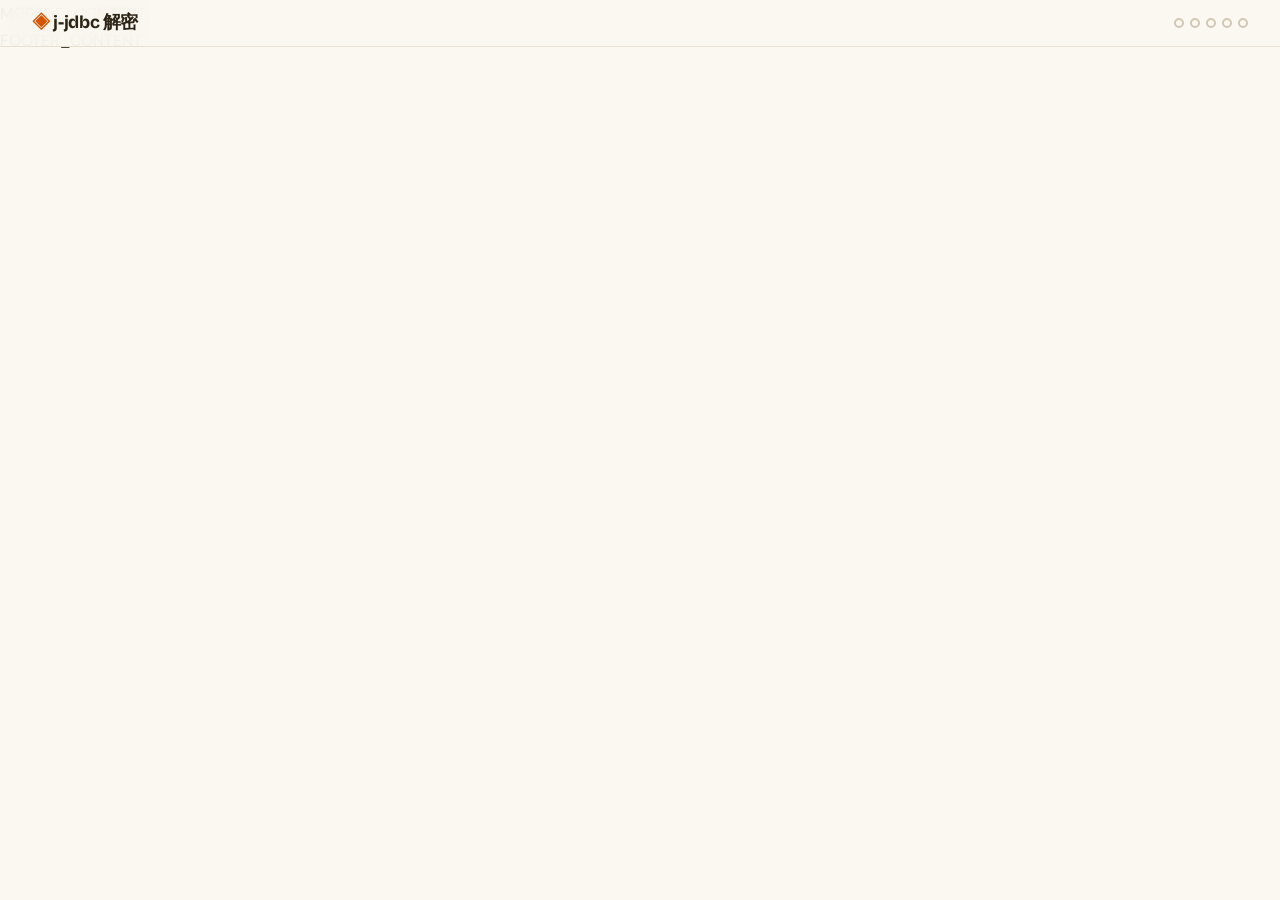
<file: j-jdbc-course/_base.html>
<!DOCTYPE html>
<html lang="zh-CN">
<head>
  <meta charset="UTF-8">
  <meta name="viewport" content="width=device-width, initial-scale=1.0">
  <title>j-jdbc 解密 — 从注解到数据库的魔法之旅</title>
  <link rel="preconnect" href="https://fonts.googleapis.com">
  <link rel="preconnect" href="https://fonts.gstatic.com" crossorigin>
  <link href="https://fonts.googleapis.com/css2?family=Bricolage+Grotesque:opsz,wght@12..96,400;12..96,600;12..96,700;12..96,800&family=DM+Sans:ital,opsz,wght@0,9..40,300;0,9..40,400;0,9..40,500;0,9..40,600;0,9..40,700;1,9..40,400&family=JetBrains+Mono:wght@400;500;600&display=swap" rel="stylesheet">
  <link rel="stylesheet" href="styles.css">
</head>
<body>
  <div class="progress-bar"></div>

  <header class="course-header">
    <h1><span>◈</span> j-jdbc 解密</h1>
    <nav class="nav-dots">
      <button class="nav-dot" aria-label="模块 1"></button>
      <button class="nav-dot" aria-label="模块 2"></button>
      <button class="nav-dot" aria-label="模块 3"></button>
      <button class="nav-dot" aria-label="模块 4"></button>
      <button class="nav-dot" aria-label="模块 5"></button>
    </nav>
  </header>

  <main>
    MODULE_CONTENT
  </main>

  FOOTER_CONTENT

  <script src="main.js"></script>
</body>
</html>
</file>
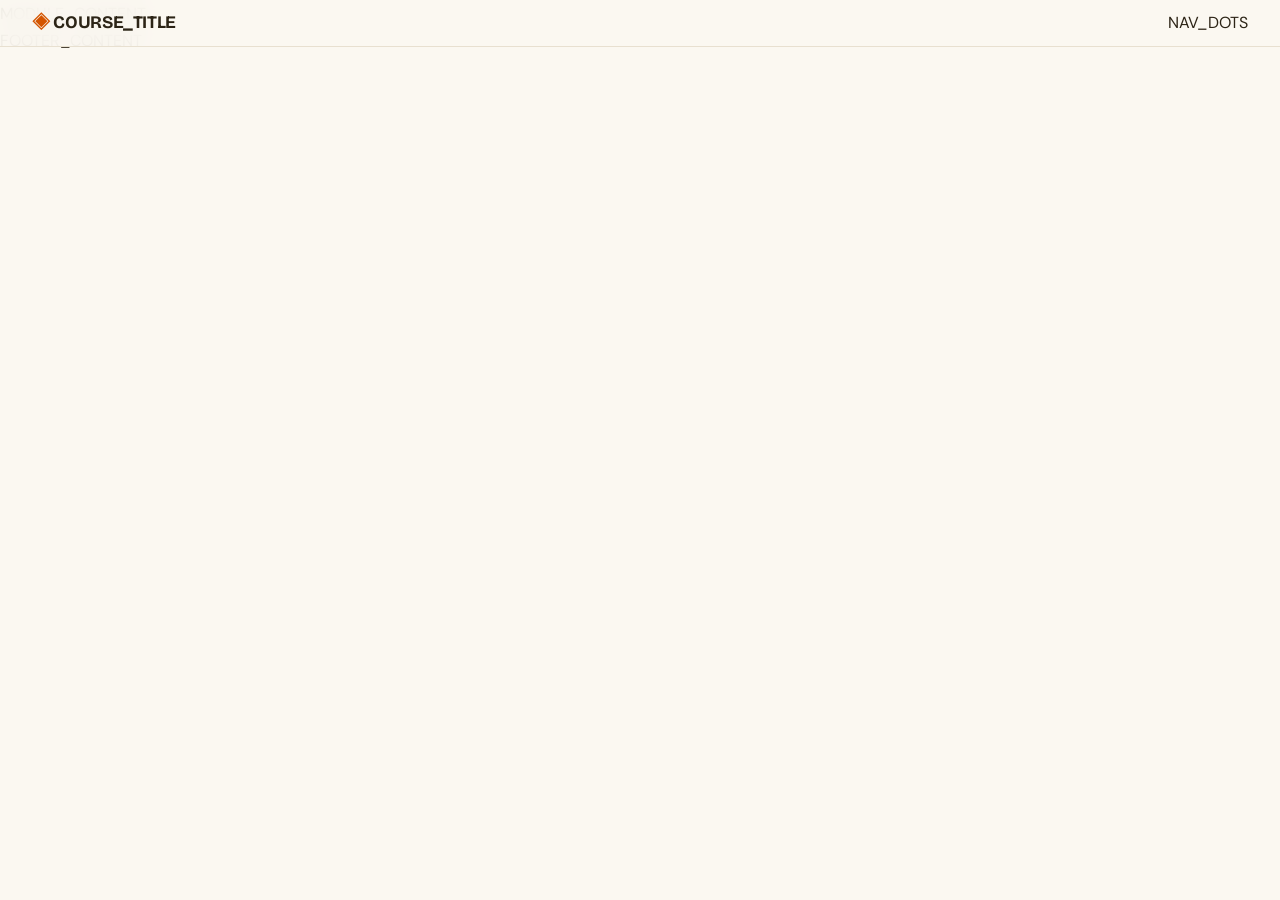
<file: j-jdbc-course/references/_base.html>
<!DOCTYPE html>
<html lang="zh-CN">
<head>
  <meta charset="UTF-8">
  <meta name="viewport" content="width=device-width, initial-scale=1.0">
  <title>COURSE_TITLE — 交互式课程</title>
  <link rel="preconnect" href="https://fonts.googleapis.com">
  <link rel="preconnect" href="https://fonts.gstatic.com" crossorigin>
  <link href="https://fonts.googleapis.com/css2?family=Bricolage+Grotesque:opsz,wght@12..96,400;12..96,600;12..96,700;12..96,800&family=DM+Sans:ital,opsz,wght@0,9..40,300;0,9..40,400;0,9..40,500;0,9..40,600;0,9..40,700;1,9..40,400&family=JetBrains+Mono:wght@400;500;600&display=swap" rel="stylesheet">
  <link rel="stylesheet" href="styles.css">
  <!-- 调色板选项（注释掉的）：
    朱红 #D45500 — 温暖、自信、醒目（当前选中）
    珊瑚 #E8614A — 柔和、友好
    青蓝 #2A9D8F — 冷静、专业
  -->
</head>
<body>
  <div class="progress-bar"></div>

  <header class="course-header">
    <h1><span>◈</span> COURSE_TITLE</h1>
    <nav class="nav-dots">
      NAV_DOTS
    </nav>
  </header>

  <main>
    MODULE_CONTENT
  </main>

  FOOTER_CONTENT

  <script src="main.js"></script>
</body>
</html>
</file>
<file: j-jdbc-course/styles.css>
/* ===== j-jdbc 课程 — 温暖笔记本风格设计系统 ===== */
/* 基础重置与字体 */
*, *::before, *::after { box-sizing: border-box; margin: 0; padding: 0; }

:root {
  --bg-cream: #FBF8F1;
  --bg-warm: #F5F0E8;
  --bg-card: #FFFCF5;
  --text-primary: #2C2416;
  --text-secondary: #6B5E4A;
  --text-muted: #9C8F7A;
  --accent: #D45500;
  --accent-hover: #B84500;
  --accent-light: #FDE8D8;
  --accent-glow: rgba(212,85,0,0.12);
  --border-light: #E8E0D0;
  --border-medium: #D0C8B4;
  --scrollbar-bg: #EDE6D8;
  --scrollbar-thumb: #C8BCA8;
  --code-bg: #1E1E2E;
  --code-text: #CDD6F4;
  --code-comment: #6C7086;
  --code-keyword: #CBA6F7;
  --code-string: #A6E3A1;
  --code-function: #89B4FA;
  --code-number: #FAB387;
  --code-type: #F9E2AF;
  --font-display: 'Bricolage Grotesque', 'PingFang SC', sans-serif;
  --font-body: 'DM Sans', 'Noto Sans SC', sans-serif;
  --font-code: 'JetBrains Mono', 'Fira Code', monospace;
  --space-xs: 0.25rem;
  --space-sm: 0.5rem;
  --space-md: 1rem;
  --space-lg: 2rem;
  --space-xl: 4rem;
  --space-2xl: 6rem;
  --shadow-sm: 0 1px 3px rgba(44,36,22,0.06), 0 1px 2px rgba(44,36,22,0.04);
  --shadow-md: 0 4px 12px rgba(44,36,22,0.08), 0 2px 4px rgba(44,36,22,0.04);
  --shadow-lg: 0 8px 30px rgba(44,36,22,0.10), 0 3px 8px rgba(44,36,22,0.05);
  --shadow-glow: 0 0 20px var(--accent-glow);
  --radius-sm: 6px;
  --radius-md: 10px;
  --radius-lg: 16px;
  --radius-xl: 24px;
  --ease-out: cubic-bezier(0.16, 1, 0.3, 1);
  --ease-spring: cubic-bezier(0.34, 1.56, 0.64, 1);
  --duration-fast: 200ms;
  --duration-normal: 400ms;
  --duration-slow: 600ms;
}

html {
  scroll-behavior: smooth;
  scroll-snap-type: y proximity;
  -webkit-font-smoothing: antialiased;
}

body {
  font-family: var(--font-body);
  background: var(--bg-cream);
  color: var(--text-primary);
  line-height: 1.7;
  font-size: 1rem;
  overflow-x: hidden;
}

::-webkit-scrollbar { width: 8px; }
::-webkit-scrollbar-track { background: var(--scrollbar-bg); }
::-webkit-scrollbar-thumb { background: var(--scrollbar-thumb); border-radius: 4px; }
::-webkit-scrollbar-thumb:hover { background: #B0A490; }

.course-header {
  position: fixed; top: 0; left: 0; right: 0; z-index: 100;
  background: rgba(251,248,241,0.92);
  backdrop-filter: blur(12px);
  -webkit-backdrop-filter: blur(12px);
  border-bottom: 1px solid var(--border-light);
  padding: var(--space-sm) var(--space-lg);
  display: flex;
  align-items: center;
  justify-content: space-between;
}

.course-header h1 {
  font-family: var(--font-display);
  font-size: 1.1rem;
  font-weight: 700;
  color: var(--text-primary);
  letter-spacing: -0.02em;
}
.course-header h1 span { color: var(--accent); }

.nav-dots {
  display: flex; gap: 6px; align-items: center;
}
.nav-dot {
  width: 10px; height: 10px; border-radius: 50%;
  border: 2px solid var(--border-medium);
  background: transparent;
  cursor: pointer;
  transition: all var(--duration-fast) var(--ease-out);
  padding: 0;
}
.nav-dot:hover { border-color: var(--accent); }
.nav-dot.active {
  background: var(--accent);
  border-color: var(--accent);
  box-shadow: 0 0 8px var(--accent-glow);
}

.module {
  min-height: 100dvh;
  min-height: 100vh;
  padding: 5rem var(--space-lg) var(--space-xl);
  scroll-snap-align: start;
  display: flex;
  flex-direction: column;
  align-items: center;
  justify-content: center;
}
.module:nth-child(odd) { background: var(--bg-cream); }
.module:nth-child(even) { background: var(--bg-warm); }

.module-container {
  max-width: 800px;
  width: 100%;
  margin: 0 auto;
}

.screen {
  margin-bottom: var(--space-xl);
  animation: screenIn 0.6s var(--ease-out) both;
}
.screen:last-child { margin-bottom: 0; }

@keyframes screenIn {
  from { opacity: 0; transform: translateY(20px); }
  to { opacity: 1; transform: translateY(0); }
}

.module-number {
  font-family: var(--font-display);
  font-size: 0.8rem;
  font-weight: 600;
  color: var(--accent);
  text-transform: uppercase;
  letter-spacing: 0.15em;
  margin-bottom: var(--space-sm);
}

.module-title {
  font-family: var(--font-display);
  font-size: 2.4rem;
  font-weight: 700;
  line-height: 1.2;
  letter-spacing: -0.03em;
  margin-bottom: var(--space-lg);
  color: var(--text-primary);
}
.module-title .highlight { color: var(--accent); }

.screen-title {
  font-family: var(--font-display);
  font-size: 1.5rem;
  font-weight: 600;
  line-height: 1.3;
  letter-spacing: -0.02em;
  margin-bottom: var(--space-md);
  color: var(--text-primary);
}

.screen-text {
  font-size: 1.05rem;
  line-height: 1.8;
  color: var(--text-secondary);
  margin-bottom: var(--space-md);
  max-width: 68ch;
}
.screen-text strong { color: var(--text-primary); font-weight: 600; }

.aha-box {
  background: var(--accent-light);
  border-left: 4px solid var(--accent);
  border-radius: 0 var(--radius-md) var(--radius-md) 0;
  padding: var(--space-md) var(--space-lg);
  margin: var(--space-lg) 0;
  position: relative;
}
.aha-box::before {
  content: "💡";
  position: absolute;
  top: -10px; left: -10px;
  font-size: 1.2rem;
  background: var(--bg-card);
  border-radius: 50%;
  width: 32px; height: 32px;
  display: flex; align-items: center; justify-content: center;
  box-shadow: var(--shadow-sm);
}
.aha-box .aha-title {
  font-family: var(--font-display);
  font-size: 0.85rem;
  font-weight: 700;
  color: var(--accent);
  text-transform: uppercase;
  letter-spacing: 0.1em;
  margin-bottom: var(--space-xs);
}
.aha-box p {
  color: var(--text-primary);
  font-size: 0.95rem;
  line-height: 1.6;
}

.code-block {
  background: var(--code-bg);
  border-radius: var(--radius-md);
  padding: var(--space-md) var(--space-lg);
  margin: var(--space-md) 0;
  overflow-x: auto;
  box-shadow: var(--shadow-md);
  position: relative;
}
.code-block code {
  font-family: var(--font-code);
  font-size: 0.85rem;
  line-height: 1.7;
  color: var(--code-text);
  white-space: pre;
}
.code-block .code-comment { color: var(--code-comment); }
.code-block .code-keyword { color: var(--code-keyword); }
.code-block .code-string { color: var(--code-string); }
.code-block .code-function { color: var(--code-function); }
.code-block .code-number { color: var(--code-number); }
.code-block .code-type { color: var(--code-type); }

.code-label {
  position: absolute;
  top: var(--space-sm); right: var(--space-sm);
  font-family: var(--font-body);
  font-size: 0.7rem;
  color: var(--code-comment);
  background: rgba(108,112,134,0.15);
  padding: 2px 8px;
  border-radius: 4px;
  text-transform: uppercase;
  letter-spacing: 0.08em;
}

.code-translation {
  background: var(--bg-card);
  border: 1px solid var(--border-light);
  border-radius: var(--radius-lg);
  padding: var(--space-lg);
  margin: var(--space-lg) 0;
  box-shadow: var(--shadow-sm);
}
.translation-header {
  display: flex;
  justify-content: space-between;
  align-items: center;
  margin-bottom: var(--space-md);
  padding-bottom: var(--space-sm);
  border-bottom: 1px solid var(--border-light);
}
.translation-header .lang-label {
  font-family: var(--font-display);
  font-size: 0.8rem;
  font-weight: 600;
  text-transform: uppercase;
  letter-spacing: 0.08em;
}
.translation-header .lang-label.java { color: var(--accent); }
.translation-header .lang-label.zh { color: var(--text-muted); }
.translation-row {
  display: flex;
  gap: var(--space-lg);
  margin-bottom: var(--space-sm);
}
.translation-row:last-child { margin-bottom: 0; }
.translation-code {
  flex: 1;
  font-family: var(--font-code);
  font-size: 0.85rem;
  line-height: 1.6;
  color: var(--text-primary);
  padding: var(--space-xs) 0;
}
.translation-zh {
  flex: 1;
  font-size: 0.95rem;
  line-height: 1.6;
  color: var(--text-secondary);
  padding: var(--space-xs) 0;
}

.chat-container {
  background: var(--bg-card);
  border: 1px solid var(--border-light);
  border-radius: var(--radius-lg);
  padding: var(--space-lg);
  margin: var(--space-lg) 0;
  box-shadow: var(--shadow-md);
  max-width: 500px;
}
.chat-message {
  display: flex;
  gap: var(--space-sm);
  margin-bottom: var(--space-md);
  opacity: 0;
  animation: chatIn 0.4s var(--ease-out) forwards;
}
.chat-message:nth-child(1) { animation-delay: 0.2s; }
.chat-message:nth-child(2) { animation-delay: 0.8s; }
.chat-message:nth-child(3) { animation-delay: 1.4s; }
.chat-message:nth-child(4) { animation-delay: 2.0s; }
.chat-message:nth-child(5) { animation-delay: 2.6s; }
.chat-message:nth-child(6) { animation-delay: 3.2s; }

@keyframes chatIn {
  from { opacity: 0; transform: translateY(10px) scale(0.97); }
  to { opacity: 1; transform: translateY(0) scale(1); }
}
.chat-avatar {
  width: 32px; height: 32px; border-radius: 50%;
  flex-shrink: 0;
  display: flex; align-items: center; justify-content: center;
  font-size: 0.7rem;
  font-weight: 700;
  color: white;
}
.chat-avatar.ann { background: #D45500; }
.chat-avatar.obj { background: #2A9D8F; }
.chat-avatar.tab { background: #E9C46A; color: var(--text-primary); }
.chat-avatar.key { background: #F4A261; }
.chat-avatar.col { background: #6B5B95; }
.chat-avatar.sql { background: #457B9D; }
.chat-avatar.enc { background: #A33327; }
.chat-avatar.snf { background: #2E86AB; }

.chat-bubble {
  background: var(--bg-cream);
  border-radius: 8px 16px 16px 16px;
  padding: var(--space-sm) var(--space-md);
  max-width: 85%;
  font-size: 0.9rem;
  line-height: 1.5;
  color: var(--text-primary);
  box-shadow: var(--shadow-sm);
}
.chat-bubble .chat-name {
  font-weight: 600;
  font-size: 0.8rem;
  color: var(--text-muted);
  display: block;
  margin-bottom: 2px;
}
.chat-bubble code {
  font-family: var(--font-code);
  font-size: 0.8rem;
  background: rgba(44,36,22,0.06);
  padding: 1px 4px;
  border-radius: 3px;
}

.flow-animation {
  background: var(--bg-card);
  border: 1px solid var(--border-light);
  border-radius: var(--radius-lg);
  padding: var(--space-lg) var(--space-xl);
  margin: var(--space-lg) 0;
  box-shadow: var(--shadow-md);
  min-height: 120px;
  display: flex;
  align-items: center;
  justify-content: center;
  gap: var(--space-md);
  flex-wrap: wrap;
}
.flow-node {
  display: flex;
  flex-direction: column;
  align-items: center;
  gap: var(--space-xs);
  opacity: 0;
  animation: flowNodeIn 0.5s var(--ease-spring) forwards;
}
.flow-node:nth-child(1) { animation-delay: 0.3s; }
.flow-node:nth-child(3) { animation-delay: 1.0s; }
.flow-node:nth-child(5) { animation-delay: 1.7s; }
.flow-node:nth-child(7) { animation-delay: 2.4s; }
.flow-node:nth-child(9) { animation-delay: 3.1s; }

@keyframes flowNodeIn {
  from { opacity: 0; transform: scale(0.8); }
  to { opacity: 1; transform: scale(1); }
}
.flow-node-icon {
  width: 52px; height: 52px;
  border-radius: var(--radius-md);
  display: flex; align-items: center; justify-content: center;
  font-size: 1.3rem;
  font-weight: 700;
  color: white;
  box-shadow: var(--shadow-md);
}
.flow-node-icon.dao { background: #D45500; }
.flow-node-icon.gen { background: #2A9D8F; }
.flow-node-icon.sql { background: #457B9D; }
.flow-node-icon.db { background: #E9C46A; color: var(--text-primary); }
.flow-node-icon.app { background: #6B5B95; }

.flow-node-label {
  font-size: 0.8rem;
  font-weight: 600;
  color: var(--text-secondary);
  text-align: center;
}
.flow-arrow {
  font-size: 1.5rem;
  color: var(--text-muted);
  animation: flowArrow 1s ease-in-out infinite;
  opacity: 0;
  animation-fill-mode: forwards;
}
.flow-arrow:nth-child(2) { animation-delay: 0.8s; }
.flow-arrow:nth-child(4) { animation-delay: 1.5s; }
.flow-arrow:nth-child(6) { animation-delay: 2.2s; }
.flow-arrow:nth-child(8) { animation-delay: 2.9s; }

@keyframes flowArrow {
  0%, 100% { transform: translateX(0); opacity: 0.6; }
  50% { transform: translateX(6px); opacity: 1; }
}

.quiz-card {
  background: var(--bg-card);
  border: 1px solid var(--border-light);
  border-radius: var(--radius-lg);
  padding: var(--space-lg);
  margin: var(--space-lg) 0;
  box-shadow: var(--shadow-md);
}
.quiz-question {
  font-size: 1.05rem;
  font-weight: 600;
  color: var(--text-primary);
  margin-bottom: var(--space-md);
}
.quiz-question .q-number {
  color: var(--accent);
  margin-right: var(--space-xs);
}
.quiz-options { display: flex; flex-direction: column; gap: var(--space-sm); }
.quiz-option {
  display: flex; align-items: center; gap: var(--space-sm);
  padding: var(--space-sm) var(--space-md);
  background: var(--bg-cream);
  border: 2px solid var(--border-light);
  border-radius: var(--radius-md);
  cursor: pointer;
  transition: all var(--duration-fast) var(--ease-out);
  font-size: 0.95rem;
  color: var(--text-secondary);
}
.quiz-option:hover {
  border-color: var(--accent);
  background: var(--accent-light);
}
.quiz-option.selected {
  border-color: var(--accent);
  background: var(--accent-light);
  color: var(--text-primary);
}
.quiz-option.correct {
  border-color: #2A9D8F;
  background: #E8F5F2;
  color: #1a6b5a;
}
.quiz-option.wrong {
  border-color: #E63946;
  background: #FDE8EA;
  color: #a8323c;
}
.quiz-option .letter {
  width: 24px; height: 24px; border-radius: 50%;
  background: var(--border-medium);
  color: white;
  display: flex; align-items: center; justify-content: center;
  font-size: 0.8rem; font-weight: 700;
  flex-shrink: 0;
  transition: background var(--duration-fast) var(--ease-out);
}
.quiz-option.selected .letter { background: var(--accent); }
.quiz-option.correct .letter { background: #2A9D8F; }
.quiz-option.wrong .letter { background: #E63946; }
.quiz-feedback {
  margin-top: var(--space-md);
  padding: var(--space-sm) var(--space-md);
  border-radius: var(--radius-sm);
  font-size: 0.9rem;
  display: none;
}
.quiz-feedback.show { display: block; }
.quiz-feedback.correct {
  background: #E8F5F2;
  color: #1a6b5a;
  border: 1px solid #2A9D8F;
}
.quiz-feedback.wrong {
  background: #FDE8EA;
  color: #a8323c;
  border: 1px solid #E63946;
}

.glossary-term {
  color: var(--accent);
  border-bottom: 2px dotted var(--accent);
  cursor: help;
  position: relative;
  font-weight: 500;
}
.glossary-term:hover .glossary-tooltip {
  opacity: 1; visibility: visible;
  transform: translateY(0);
}
.glossary-tooltip {
  position: absolute;
  bottom: calc(100% + 8px);
  left: 50%; transform: translateX(-50%) translateY(4px);
  background: var(--text-primary);
  color: var(--bg-card);
  font-size: 0.8rem;
  font-weight: 400;
  padding: var(--space-sm) var(--space-md);
  border-radius: var(--radius-sm);
  white-space: nowrap;
  opacity: 0;
  visibility: hidden;
  transition: all var(--duration-fast) var(--ease-out);
  box-shadow: var(--shadow-lg);
  z-index: 10;
  max-width: 280px;
  white-space: normal;
  line-height: 1.4;
}
.glossary-tooltip::after {
  content: '';
  position: absolute;
  top: 100%; left: 50%;
  transform: translateX(-50%);
  border: 6px solid transparent;
  border-top-color: var(--text-primary);
}

.metaphor-box {
  background: linear-gradient(135deg, #F5F0E8, #FFFCF5);
  border: 1px solid var(--border-light);
  border-radius: var(--radius-lg);
  padding: var(--space-lg);
  margin: var(--space-lg) 0;
  box-shadow: var(--shadow-sm);
  position: relative;
}
.metaphor-box::before {
  content: "🌱";
  position: absolute;
  top: -12px; left: var(--space-lg);
  font-size: 1.5rem;
}
.metaphor-title {
  font-family: var(--font-display);
  font-size: 0.85rem;
  font-weight: 700;
  color: var(--text-muted);
  text-transform: uppercase;
  letter-spacing: 0.1em;
  margin-bottom: var(--space-sm);
}
.metaphor-box p {
  color: var(--text-secondary);
  font-size: 0.95rem;
  line-height: 1.7;
}
.metaphor-box p strong { color: var(--text-primary); }

.pattern-card {
  background: var(--bg-card);
  border: 1px solid var(--border-light);
  border-left: 4px solid var(--accent);
  border-radius: 0 var(--radius-md) var(--radius-md) 0;
  padding: var(--space-md) var(--space-lg);
  margin: var(--space-md) 0;
  box-shadow: var(--shadow-sm);
}
.pattern-card .pattern-title {
  font-family: var(--font-display);
  font-size: 0.9rem;
  font-weight: 700;
  color: var(--accent);
  margin-bottom: var(--space-xs);
}

.course-footer {
  background: var(--text-primary);
  color: var(--bg-card);
  padding: var(--space-xl) var(--space-lg);
  text-align: center;
}
.course-footer p { font-size: 0.9rem; opacity: 0.8; margin-bottom: var(--space-xs); }
.course-footer a { color: var(--accent); text-decoration: none; }

.progress-bar {
  position: fixed;
  top: 0; left: 0;
  height: 3px;
  background: var(--accent);
  z-index: 200;
  transition: width 100ms linear;
  width: 0%;
}

@media (max-width: 640px) {
  .module { padding: 4rem var(--space-md) var(--space-lg); }
  .module-title { font-size: 1.8rem; }
  .screen-title { font-size: 1.2rem; }
  .screen-text { font-size: 0.95rem; }
  .translation-row { flex-direction: column; gap: var(--space-xs); }
  .flow-animation { padding: var(--space-md); }
  .chat-container { max-width: 100%; }
  .diagram-row { flex-direction: column; }
  .course-header h1 { font-size: 0.9rem; }
}
</file>
<file: j-jdbc-course/references/styles.css>
/* ===== j-jdbc 课程 — 温暖笔记本风格设计系统 ===== */
/* 基础重置与字体 */
*, *::before, *::after { box-sizing: border-box; margin: 0; padding: 0; }

:root {
  /* 调色板 — 暖色调 */
  --bg-cream: #FBF8F1;
  --bg-warm: #F5F0E8;
  --bg-card: #FFFCF5;
  --text-primary: #2C2416;
  --text-secondary: #6B5E4A;
  --text-muted: #9C8F7A;
  --accent: #D45500;       /* 朱红 — 自信的强调色 */
  --accent-hover: #B84500;
  --accent-light: #FDE8D8;
  --accent-glow: rgba(212,85,0,0.12);
  --border-light: #E8E0D0;
  --border-medium: #D0C8B4;
  --scrollbar-bg: #EDE6D8;
  --scrollbar-thumb: #C8BCA8;
  /* 深色代码块 */
  --code-bg: #1E1E2E;
  --code-text: #CDD6F4;
  --code-comment: #6C7086;
  --code-keyword: #CBA6F7;
  --code-string: #A6E3A1;
  --code-function: #89B4FA;
  --code-number: #FAB387;
  --code-type: #F9E2AF;
  /* 字体 */
  --font-display: 'Bricolage Grotesque', 'PingFang SC', sans-serif;
  --font-body: 'DM Sans', 'Noto Sans SC', sans-serif;
  --font-code: 'JetBrains Mono', 'Fira Code', monospace;
  /* 间距 */
  --space-xs: 0.25rem;
  --space-sm: 0.5rem;
  --space-md: 1rem;
  --space-lg: 2rem;
  --space-xl: 4rem;
  --space-2xl: 6rem;
  /* 阴影 */
  --shadow-sm: 0 1px 3px rgba(44,36,22,0.06), 0 1px 2px rgba(44,36,22,0.04);
  --shadow-md: 0 4px 12px rgba(44,36,22,0.08), 0 2px 4px rgba(44,36,22,0.04);
  --shadow-lg: 0 8px 30px rgba(44,36,22,0.10), 0 3px 8px rgba(44,36,22,0.05);
  --shadow-glow: 0 0 20px var(--accent-glow);
  /* 圆角 */
  --radius-sm: 6px;
  --radius-md: 10px;
  --radius-lg: 16px;
  --radius-xl: 24px;
  /* 动画 */
  --ease-out: cubic-bezier(0.16, 1, 0.3, 1);
  --ease-spring: cubic-bezier(0.34, 1.56, 0.64, 1);
  --duration-fast: 200ms;
  --duration-normal: 400ms;
  --duration-slow: 600ms;
}

html {
  scroll-behavior: smooth;
  scroll-snap-type: y proximity;
  -webkit-font-smoothing: antialiased;
}

body {
  font-family: var(--font-body);
  background: var(--bg-cream);
  color: var(--text-primary);
  line-height: 1.7;
  font-size: 1rem;
  overflow-x: hidden;
}

/* ===== 滚动条 ===== */
::-webkit-scrollbar { width: 8px; }
::-webkit-scrollbar-track { background: var(--scrollbar-bg); }
::-webkit-scrollbar-thumb { background: var(--scrollbar-thumb); border-radius: 4px; }
::-webkit-scrollbar-thumb:hover { background: #B0A490; }

/* ===== 导航 ===== */
.course-header {
  position: fixed; top: 0; left: 0; right: 0; z-index: 100;
  background: rgba(251,248,241,0.92);
  backdrop-filter: blur(12px);
  -webkit-backdrop-filter: blur(12px);
  border-bottom: 1px solid var(--border-light);
  padding: var(--space-sm) var(--space-lg);
  display: flex;
  align-items: center;
  justify-content: space-between;
}

.course-header h1 {
  font-family: var(--font-display);
  font-size: 1.1rem;
  font-weight: 700;
  color: var(--text-primary);
  letter-spacing: -0.02em;
}
.course-header h1 span { color: var(--accent); }

.nav-dots {
  display: flex; gap: 6px; align-items: center;
}
.nav-dot {
  width: 10px; height: 10px; border-radius: 50%;
  border: 2px solid var(--border-medium);
  background: transparent;
  cursor: pointer;
  transition: all var(--duration-fast) var(--ease-out);
  padding: 0;
}
.nav-dot:hover { border-color: var(--accent); }
.nav-dot.active {
  background: var(--accent);
  border-color: var(--accent);
  box-shadow: 0 0 8px var(--accent-glow);
}

/* ===== 模块 ===== */
.module {
  min-height: 100dvh;
  min-height: 100vh;
  padding: 5rem var(--space-lg) var(--space-xl);
  scroll-snap-align: start;
  display: flex;
  flex-direction: column;
  align-items: center;
  justify-content: center;
}
.module:nth-child(odd) { background: var(--bg-cream); }
.module:nth-child(even) { background: var(--bg-warm); }

.module-container {
  max-width: 800px;
  width: 100%;
  margin: 0 auto;
}

/* ===== 屏幕（模块内子节） ===== */
.screen {
  margin-bottom: var(--space-xl);
  animation: screenIn 0.6s var(--ease-out) both;
}
.screen:last-child { margin-bottom: 0; }

@keyframes screenIn {
  from { opacity: 0; transform: translateY(20px); }
  to { opacity: 1; transform: translateY(0); }
}

.module-number {
  font-family: var(--font-display);
  font-size: 0.8rem;
  font-weight: 600;
  color: var(--accent);
  text-transform: uppercase;
  letter-spacing: 0.15em;
  margin-bottom: var(--space-sm);
}

.module-title {
  font-family: var(--font-display);
  font-size: 2.4rem;
  font-weight: 700;
  line-height: 1.2;
  letter-spacing: -0.03em;
  margin-bottom: var(--space-lg);
  color: var(--text-primary);
}
.module-title .highlight { color: var(--accent); }

.screen-title {
  font-family: var(--font-display);
  font-size: 1.5rem;
  font-weight: 600;
  line-height: 1.3;
  letter-spacing: -0.02em;
  margin-bottom: var(--space-md);
  color: var(--text-primary);
}

.screen-text {
  font-size: 1.05rem;
  line-height: 1.8;
  color: var(--text-secondary);
  margin-bottom: var(--space-md);
  max-width: 68ch;
}
.screen-text strong { color: var(--text-primary); font-weight: 600; }

/* ===== 提示框 ===== */
.aha-box {
  background: var(--accent-light);
  border-left: 4px solid var(--accent);
  border-radius: 0 var(--radius-md) var(--radius-md) 0;
  padding: var(--space-md) var(--space-lg);
  margin: var(--space-lg) 0;
  position: relative;
}
.aha-box::before {
  content: "💡";
  position: absolute;
  top: -10px; left: -10px;
  font-size: 1.2rem;
  background: var(--bg-card);
  border-radius: 50%;
  width: 32px; height: 32px;
  display: flex; align-items: center; justify-content: center;
  box-shadow: var(--shadow-sm);
}
.aha-box .aha-title {
  font-family: var(--font-display);
  font-size: 0.85rem;
  font-weight: 700;
  color: var(--accent);
  text-transform: uppercase;
  letter-spacing: 0.1em;
  margin-bottom: var(--space-xs);
}
.aha-box p {
  color: var(--text-primary);
  font-size: 0.95rem;
  line-height: 1.6;
}

/* ===== 代码块 ===== */
.code-block {
  background: var(--code-bg);
  border-radius: var(--radius-md);
  padding: var(--space-md) var(--space-lg);
  margin: var(--space-md) 0;
  overflow-x: auto;
  box-shadow: var(--shadow-md);
  position: relative;
}
.code-block code {
  font-family: var(--font-code);
  font-size: 0.85rem;
  line-height: 1.7;
  color: var(--code-text);
  white-space: pre;
}
.code-block .code-comment { color: var(--code-comment); }
.code-block .code-keyword { color: var(--code-keyword); }
.code-block .code-string { color: var(--code-string); }
.code-block .code-function { color: var(--code-function); }
.code-block .code-number { color: var(--code-number); }
.code-block .code-type { color: var(--code-type); }

.code-label {
  position: absolute;
  top: var(--space-sm); right: var(--space-sm);
  font-family: var(--font-body);
  font-size: 0.7rem;
  color: var(--code-comment);
  background: rgba(108,112,134,0.15);
  padding: 2px 8px;
  border-radius: 4px;
  text-transform: uppercase;
  letter-spacing: 0.08em;
}

/* ===== 代码↔中文对照 ===== */
.code-translation {
  background: var(--bg-card);
  border: 1px solid var(--border-light);
  border-radius: var(--radius-lg);
  padding: var(--space-lg);
  margin: var(--space-lg) 0;
  box-shadow: var(--shadow-sm);
}
.translation-header {
  display: flex;
  justify-content: space-between;
  align-items: center;
  margin-bottom: var(--space-md);
  padding-bottom: var(--space-sm);
  border-bottom: 1px solid var(--border-light);
}
.translation-header .lang-label {
  font-family: var(--font-display);
  font-size: 0.8rem;
  font-weight: 600;
  text-transform: uppercase;
  letter-spacing: 0.08em;
}
.translation-header .lang-label.java { color: var(--accent); }
.translation-header .lang-label.zh { color: var(--text-muted); }
.translation-row {
  display: flex;
  gap: var(--space-lg);
  margin-bottom: var(--space-sm);
}
.translation-row:last-child { margin-bottom: 0; }
.translation-code {
  flex: 1;
  font-family: var(--font-code);
  font-size: 0.85rem;
  line-height: 1.6;
  color: var(--text-primary);
  padding: var(--space-xs) 0;
}
.translation-zh {
  flex: 1;
  font-size: 0.95rem;
  line-height: 1.6;
  color: var(--text-secondary);
  padding: var(--space-xs) 0;
}

/* ===== 群聊动画 ===== */
.chat-container {
  background: var(--bg-card);
  border: 1px solid var(--border-light);
  border-radius: var(--radius-lg);
  padding: var(--space-lg);
  margin: var(--space-lg) 0;
  box-shadow: var(--shadow-md);
  max-width: 500px;
}
.chat-message {
  display: flex;
  gap: var(--space-sm);
  margin-bottom: var(--space-md);
  opacity: 0;
  animation: chatIn 0.4s var(--ease-out) forwards;
}
.chat-message:nth-child(1) { animation-delay: 0.2s; }
.chat-message:nth-child(2) { animation-delay: 0.8s; }
.chat-message:nth-child(3) { animation-delay: 1.4s; }
.chat-message:nth-child(4) { animation-delay: 2.0s; }
.chat-message:nth-child(5) { animation-delay: 2.6s; }
.chat-message:nth-child(6) { animation-delay: 3.2s; }

@keyframes chatIn {
  from { opacity: 0; transform: translateY(10px) scale(0.97); }
  to { opacity: 1; transform: translateY(0) scale(1); }
}
.chat-avatar {
  width: 32px; height: 32px; border-radius: 50%;
  flex-shrink: 0;
  display: flex; align-items: center; justify-content: center;
  font-size: 0.7rem;
  font-weight: 700;
  color: white;
}
.chat-avatar.ann { background: #D45500; }
.chat-avatar.obj { background: #2A9D8F; }
.chat-avatar.tab { background: #E9C46A; color: var(--text-primary); }
.chat-avatar.key { background: #F4A261; }
.chat-avatar.col { background: #6B5B95; }
.chat-avatar.sql { background: #457B9D; }
.chat-avatar.enc { background: #A33327; }
.chat-avatar.snf { background: #2E86AB; }

.chat-bubble {
  background: var(--bg-cream);
  border-radius: 8px 16px 16px 16px;
  padding: var(--space-sm) var(--space-md);
  max-width: 85%;
  font-size: 0.9rem;
  line-height: 1.5;
  color: var(--text-primary);
  box-shadow: var(--shadow-sm);
}
.chat-bubble .chat-name {
  font-weight: 600;
  font-size: 0.8rem;
  color: var(--text-muted);
  display: block;
  margin-bottom: 2px;
}
.chat-bubble code {
  font-family: var(--font-code);
  font-size: 0.8rem;
  background: rgba(44,36,22,0.06);
  padding: 1px 4px;
  border-radius: 3px;
}

/* ===== 数据流动画 ===== */
.flow-animation {
  background: var(--bg-card);
  border: 1px solid var(--border-light);
  border-radius: var(--radius-lg);
  padding: var(--space-lg) var(--space-xl);
  margin: var(--space-lg) 0;
  box-shadow: var(--shadow-md);
  min-height: 120px;
  display: flex;
  align-items: center;
  justify-content: center;
  gap: var(--space-md);
  flex-wrap: wrap;
}
.flow-node {
  display: flex;
  flex-direction: column;
  align-items: center;
  gap: var(--space-xs);
  opacity: 0;
  animation: flowNodeIn 0.5s var(--ease-spring) forwards;
}
.flow-node:nth-child(1) { animation-delay: 0.3s; }
.flow-node:nth-child(3) { animation-delay: 1.0s; }
.flow-node:nth-child(5) { animation-delay: 1.7s; }
.flow-node:nth-child(7) { animation-delay: 2.4s; }
.flow-node:nth-child(9) { animation-delay: 3.1s; }

@keyframes flowNodeIn {
  from { opacity: 0; transform: scale(0.8); }
  to { opacity: 1; transform: scale(1); }
}
.flow-node-icon {
  width: 52px; height: 52px;
  border-radius: var(--radius-md);
  display: flex; align-items: center; justify-content: center;
  font-size: 1.3rem;
  font-weight: 700;
  color: white;
  box-shadow: var(--shadow-md);
}
.flow-node-icon.dao { background: #D45500; }
.flow-node-icon.gen { background: #2A9D8F; }
.flow-node-icon.sql { background: #457B9D; }
.flow-node-icon.db { background: #E9C46A; color: var(--text-primary); }
.flow-node-icon.app { background: #6B5B95; }

.flow-node-label {
  font-size: 0.8rem;
  font-weight: 600;
  color: var(--text-secondary);
  text-align: center;
}
.flow-arrow {
  font-size: 1.5rem;
  color: var(--text-muted);
  animation: flowArrow 1s ease-in-out infinite;
  opacity: 0;
  animation-delay: 0.8s;
  animation-fill-mode: forwards;
}
.flow-arrow:nth-child(2) { animation-delay: 0.8s; }
.flow-arrow:nth-child(4) { animation-delay: 1.5s; }
.flow-arrow:nth-child(6) { animation-delay: 2.2s; }
.flow-arrow:nth-child(8) { animation-delay: 2.9s; }

@keyframes flowArrow {
  0%, 100% { transform: translateX(0); opacity: 0.6; }
  50% { transform: translateX(6px); opacity: 1; }
}

/* ===== 选择题测验 ===== */
.quiz-card {
  background: var(--bg-card);
  border: 1px solid var(--border-light);
  border-radius: var(--radius-lg);
  padding: var(--space-lg);
  margin: var(--space-lg) 0;
  box-shadow: var(--shadow-md);
}
.quiz-question {
  font-size: 1.05rem;
  font-weight: 600;
  color: var(--text-primary);
  margin-bottom: var(--space-md);
}
.quiz-question .q-number {
  color: var(--accent);
  margin-right: var(--space-xs);
}
.quiz-options { display: flex; flex-direction: column; gap: var(--space-sm); }
.quiz-option {
  display: flex; align-items: center; gap: var(--space-sm);
  padding: var(--space-sm) var(--space-md);
  background: var(--bg-cream);
  border: 2px solid var(--border-light);
  border-radius: var(--radius-md);
  cursor: pointer;
  transition: all var(--duration-fast) var(--ease-out);
  font-size: 0.95rem;
  color: var(--text-secondary);
}
.quiz-option:hover {
  border-color: var(--accent);
  background: var(--accent-light);
}
.quiz-option.selected {
  border-color: var(--accent);
  background: var(--accent-light);
  color: var(--text-primary);
}
.quiz-option.correct {
  border-color: #2A9D8F;
  background: #E8F5F2;
  color: #1a6b5a;
}
.quiz-option.wrong {
  border-color: #E63946;
  background: #FDE8EA;
  color: #a8323c;
}
.quiz-option .letter {
  width: 24px; height: 24px; border-radius: 50%;
  background: var(--border-medium);
  color: white;
  display: flex; align-items: center; justify-content: center;
  font-size: 0.8rem; font-weight: 700;
  flex-shrink: 0;
  transition: background var(--duration-fast) var(--ease-out);
}
.quiz-option.selected .letter { background: var(--accent); }
.quiz-option.correct .letter { background: #2A9D8F; }
.quiz-option.wrong .letter { background: #E63946; }
.quiz-feedback {
  margin-top: var(--space-md);
  padding: var(--space-sm) var(--space-md);
  border-radius: var(--radius-sm);
  font-size: 0.9rem;
  display: none;
}
.quiz-feedback.show { display: block; }
.quiz-feedback.correct {
  background: #E8F5F2;
  color: #1a6b5a;
  border: 1px solid #2A9D8F;
}
.quiz-feedback.wrong {
  background: #FDE8EA;
  color: #a8323c;
  border: 1px solid #E63946;
}

/* ===== 拖拽测验 ===== */
.drag-quiz {
  background: var(--bg-card);
  border: 1px solid var(--border-light);
  border-radius: var(--radius-lg);
  padding: var(--space-lg);
  margin: var(--space-lg) 0;
  box-shadow: var(--shadow-md);
}
.drag-items {
  display: flex; flex-wrap: wrap; gap: var(--space-sm);
  margin-bottom: var(--space-md);
  min-height: 50px;
}
.drag-item {
  padding: var(--space-sm) var(--space-md);
  background: var(--bg-cream);
  border: 2px solid var(--border-light);
  border-radius: var(--radius-md);
  cursor: grab;
  font-size: 0.9rem;
  color: var(--text-secondary);
  transition: all var(--duration-fast) var(--ease-out);
  user-select: none;
}
.drag-item:hover { border-color: var(--accent); }
.drag-item.dragging { opacity: 0.5; }
.drag-slots {
  display: flex; flex-direction: column; gap: var(--space-sm);
}
.drag-slot {
  display: flex; align-items: center; gap: var(--space-sm);
  padding: var(--space-sm) var(--space-md);
  background: var(--bg-cream);
  border: 2px dashed var(--border-medium);
  border-radius: var(--radius-md);
  min-height: 45px;
  transition: all var(--duration-fast) var(--ease-out);
}
.drag-slot.drag-over {
  border-color: var(--accent);
  background: var(--accent-light);
}
.drag-slot .slot-label {
  font-size: 0.9rem;
  color: var(--text-muted);
  min-width: 120px;
  font-weight: 600;
}
.drag-slot .slot-value {
  font-size: 0.9rem;
  color: var(--text-primary);
  font-weight: 500;
}

/* ===== 架构图 ===== */
.diagram {
  background: var(--bg-card);
  border: 1px solid var(--border-light);
  border-radius: var(--radius-lg);
  padding: var(--space-lg);
  margin: var(--space-lg) 0;
  box-shadow: var(--shadow-md);
  display: flex;
  flex-direction: column;
  align-items: center;
  gap: var(--space-md);
}
.diagram-row {
  display: flex;
  align-items: center;
  gap: var(--space-md);
  flex-wrap: wrap;
  justify-content: center;
}
.diagram-box {
  padding: var(--space-sm) var(--space-md);
  border-radius: var(--radius-md);
  font-size: 0.8rem;
  font-weight: 600;
  text-align: center;
  box-shadow: var(--shadow-sm);
  min-width: 80px;
  transition: all var(--duration-normal) var(--ease-out);
}
.diagram-box:hover { transform: translateY(-2px); box-shadow: var(--shadow-md); }
.diagram-box.level-1 { background: #D45500; color: white; }
.diagram-box.level-2 { background: #2A9D8F; color: white; }
.diagram-box.level-3 { background: #E9C46A; color: var(--text-primary); }
.diagram-box.level-4 { background: #457B9D; color: white; }
.diagram-arrow {
  font-size: 1.2rem;
  color: var(--text-muted);
}

/* ===== 词汇表悬浮提示 ===== */
.glossary-term {
  color: var(--accent);
  border-bottom: 2px dotted var(--accent);
  cursor: help;
  position: relative;
  font-weight: 500;
}
.glossary-term:hover .glossary-tooltip {
  opacity: 1; visibility: visible;
  transform: translateY(0);
}
.glossary-tooltip {
  position: absolute;
  bottom: calc(100% + 8px);
  left: 50%; transform: translateX(-50%) translateY(4px);
  background: var(--text-primary);
  color: var(--bg-card);
  font-size: 0.8rem;
  font-weight: 400;
  padding: var(--space-sm) var(--space-md);
  border-radius: var(--radius-sm);
  white-space: nowrap;
  opacity: 0;
  visibility: hidden;
  transition: all var(--duration-fast) var(--ease-out);
  box-shadow: var(--shadow-lg);
  z-index: 10;
  max-width: 280px;
  white-space: normal;
  line-height: 1.4;
}
.glossary-tooltip::after {
  content: '';
  position: absolute;
  top: 100%; left: 50%;
  transform: translateX(-50%);
  border: 6px solid transparent;
  border-top-color: var(--text-primary);
}

/* ===== 隐喻框 ===== */
.metaphor-box {
  background: linear-gradient(135deg, #F5F0E8, #FFFCF5);
  border: 1px solid var(--border-light);
  border-radius: var(--radius-lg);
  padding: var(--space-lg);
  margin: var(--space-lg) 0;
  box-shadow: var(--shadow-sm);
  position: relative;
}
.metaphor-box::before {
  content: "🌱";
  position: absolute;
  top: -12px; left: var(--space-lg);
  font-size: 1.5rem;
}
.metaphor-title {
  font-family: var(--font-display);
  font-size: 0.85rem;
  font-weight: 700;
  color: var(--text-muted);
  text-transform: uppercase;
  letter-spacing: 0.1em;
  margin-bottom: var(--space-sm);
}
.metaphor-box p {
  color: var(--text-secondary);
  font-size: 0.95rem;
  line-height: 1.7;
}
.metaphor-box p strong { color: var(--text-primary); }

/* ===== 模式卡片 ===== */
.pattern-card {
  background: var(--bg-card);
  border: 1px solid var(--border-light);
  border-left: 4px solid var(--accent);
  border-radius: 0 var(--radius-md) var(--radius-md) 0;
  padding: var(--space-md) var(--space-lg);
  margin: var(--space-md) 0;
  box-shadow: var(--shadow-sm);
}
.pattern-card .pattern-title {
  font-family: var(--font-display);
  font-size: 0.9rem;
  font-weight: 700;
  color: var(--accent);
  margin-bottom: var(--space-xs);
}

/* ===== 页脚 ===== */
.course-footer {
  background: var(--text-primary);
  color: var(--bg-card);
  padding: var(--space-xl) var(--space-lg);
  text-align: center;
}
.course-footer p { font-size: 0.9rem; opacity: 0.8; margin-bottom: var(--space-xs); }
.course-footer a { color: var(--accent); text-decoration: none; }

/* ===== 滚动进度条 ===== */
.progress-bar {
  position: fixed;
  top: 0; left: 0;
  height: 3px;
  background: var(--accent);
  z-index: 200;
  transition: width 100ms linear;
  width: 0%;
}

/* ===== 响应式 ===== */
@media (max-width: 640px) {
  .module { padding: 4rem var(--space-md) var(--space-lg); }
  .module-title { font-size: 1.8rem; }
  .screen-title { font-size: 1.2rem; }
  .screen-text { font-size: 0.95rem; }
  .translation-row { flex-direction: column; gap: var(--space-xs); }
  .flow-animation { padding: var(--space-md); }
  .chat-container { max-width: 100%; }
  .diagram-row { flex-direction: column; }
  .course-header h1 { font-size: 0.9rem; }
}
</file>
